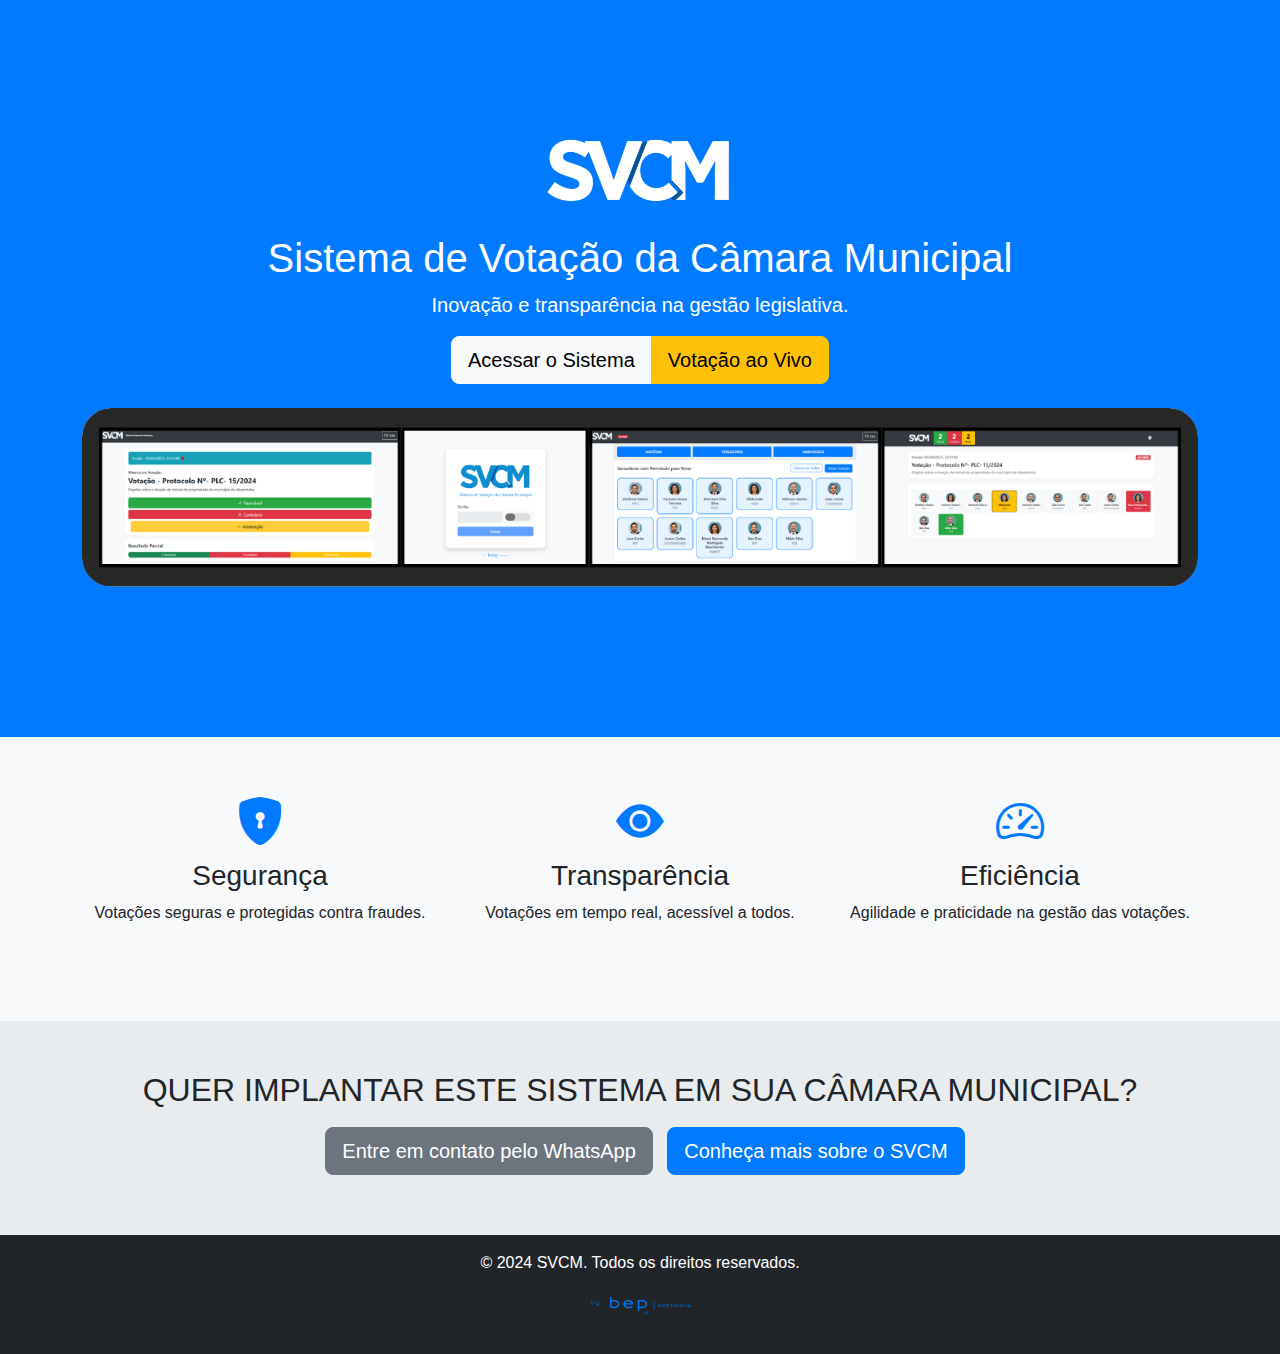
<file: index.html>
<!DOCTYPE html>
<html lang="pt-BR">

<head>
    <meta charset="UTF-8">
    <meta name="viewport" content="width=device-width, initial-scale=1.0">
    <title>SVCM - Sistema de Votação da Câmara Municipal</title>

    <meta http-equiv="cache-control" content="no-cache, no-store, must-revalidate">
    <meta http-equiv="expires" content="0">
    <meta http-equiv="pragma" content="no-cache">

    <meta name="description" content="SVCM: Sistema de Votação da Câmara Municipal, desenvolvido pela BEP (bepkororoti.com). Solução inovadora para votações online, com segurança e transparência.">
    <meta name="keywords" content="SVCM, Sistema de Votação, Câmara Municipal, Votação Online, BEP, bepkororoti.com, Valdemir Vinagre Mendes, Tecnologia, Inovação, Votação Segura, Transparência">
    <meta name="author" content="Valdemir Vinagre Mendes">
    <meta property="og:title" content="SVCM - Sistema de Votação da Câmara Municipal">
    <meta property="og:description" content="SVCM: Sistema de Votação da Câmara Municipal, desenvolvido pela BEP (bepkororoti.com). Votação online segura e transparente.">
    <meta property="og:type" content="website">
    <meta property="og:url" content="https://svcm.peconha.com">
    <meta property="og:image" content="https://svcm.peconha.com/img/logo-svcm.png">
    <meta property="og:site_name" content="SVCM">

    <link rel="icon" href="img/favicon.ico">

    <link href="https://cdn.jsdelivr.net/npm/bootstrap@5.3.2/dist/css/bootstrap.min.css" rel="stylesheet">
    <link rel="stylesheet" href="https://cdn.jsdelivr.net/npm/bootstrap-icons@1.11.1/font/bootstrap-icons.css">
    <link rel="stylesheet" href="styles.css">
    <style>
        body {
            background-color: #f8f9fa;
        }

        .hero {
            background-color: var(--primary-color);
            color: white;
            padding: 130px 0;
            text-align: center;
        }

        .features {
            padding: 50px 0;
        }

        .feature-item {
            text-align: center;
            margin-bottom: 30px;
        }

        .feature-item i {
            font-size: 48px;
            color: #007bff;
            margin-bottom: 20px;
        }

        .cta {
            background-color: #e9ecef;
            padding: 50px 0;
            text-align: center;
        }

        .cta-btn {
            margin: 10px;
        }
    </style>
</head>

<body>
    <div class="hero">
        <div class="container">
            <img src="img/logo_svcm.png" alt="SVCM Logo" class="img-fluid mb-4" style="max-width: 200px;">
            <h1>Sistema de Votação da Câmara Municipal</h1>
            <p class="lead">Inovação e transparência na gestão legislativa.</p>

            <div class="btn-group">
                <a href="login.html" class="btn btn-light btn-lg">Acessar o Sistema</a>
                <a href="aovivo.html" class="btn btn-warning btn-lg">Votação ao Vivo</a>
            </div>
            <p>
                <img src="img/vote.png" alt="SVCM" class="img-fluid mt-4">
            </p>
        </div>
    </div>

    <div class="features">
        <div class="container">
            <div class="row">
                <div class="col-md-4 feature-item">
                    <i class="bi bi-shield-lock-fill"></i>
                    <h3>Segurança</h3>
                    <p>Votações seguras e protegidas contra fraudes.</p>
                </div>
                <div class="col-md-4 feature-item">
                    <i class="bi bi-eye-fill"></i>
                    <h3>Transparência</h3>
                    <p>Votações em tempo real, acessível a todos.</p>
                </div>
                <div class="col-md-4 feature-item">
                    <i class="bi bi-speedometer2"></i>
                    <h3>Eficiência</h3>
                    <p>Agilidade e praticidade na gestão das votações.</p>
                </div>
            </div>
        </div>
    </div>



    <div class="cta">
        <div class="container">
            <h2>QUER IMPLANTAR ESTE SISTEMA EM SUA CÂMARA MUNICIPAL?</h2>

            <a href="https://wa.me/94999695877" class="btn btn-secondary btn-lg cta-btn" target="_blank">Entre em
                contato pelo WhatsApp</a>

            <button type="button" class="btn btn-primary btn-lg" data-bs-toggle="modal" data-bs-target="#svcmModal">
                Conheça mais sobre o SVCM
            </button>
        </div>
    </div>

    <footer class="bg-dark text-white text-center py-3">
        <p>&copy; 2024 SVCM. Todos os direitos reservados.</p>

        <a href="http://bepkororoti.com">
            <p class="text-center"><img src="img/bepT.png" width="110" class="img-fluid" alt="BEP"></p>
        </a>
    </footer>

    <div class="modal fade" id="svcmModal" tabindex="-1" aria-labelledby="svcmModalLabel" aria-hidden="true">
        <div class="modal-dialog modal-lg">
            <div class="modal-content">
                <div class="modal-header">
                    <h5 class="modal-title" id="svcmModalLabel"></h5>
                    <button type="button" class="btn-close" data-bs-dismiss="modal" aria-label="Fechar"></button>
                </div>
                <div class="modal-body">
                    <h2>Apresentação do Sistema de Votação da Câmara Municipal (SVCM) - Uma Solução Direta e Eficiente
                    </h2>
                    <p>Prezados representantes da Câmara Municipal,</p>
                    <p>Apresento o Sistema de Votação da Câmara Municipal (SVCM), uma ferramenta projetada para
                        simplificar e agilizar o processo de votação em sua instituição. Reconhecemos que nem todas as
                        câmaras municipais necessitam de sistemas complexos e repletos de funcionalidades. O SVCM foi
                        desenvolvido com foco na praticidade e na eficiência, atendendo às necessidades básicas de
                        votação de forma direta e intuitiva.</p>
                    <p><strong>Recursos Essenciais:</strong></p>
                    <ul>
                        <li><strong>Login e Registro Simplificados:</strong>
                            <ul>
                                <li>Acesso seguro para vereadores, com um processo de login direto e sem complicações.
                                </li>
                                <li>Registro de novos vereadores de forma rápida e eficiente, garantindo a organização e
                                    a integridade dos dados.</li>
                            </ul>
                        </li>
                        <li><strong>Criação e Gerenciamento de Votações Essenciais:</strong>
                            <ul>
                                <li>Criação de votações com as informações básicas necessárias, como pauta, opções de
                                    voto e prazo.</li>
                                <li>Gerenciamento simplificado das votações, permitindo edição e acompanhamento do
                                    status.</li>
                            </ul>
                        </li>
                        <li><strong>Gerenciamento de Vereadores Direto:</strong>
                            <ul>
                                <li>Cadastro e gerenciamento dos vereadores, com informações essenciais para a votação.
                                </li>
                                <li>Controle de acesso básico para garantir a participação apenas de vereadores
                                    autorizados.</li>
                            </ul>
                        </li>
                        <li><strong>Área de Votação Intuitiva:</strong>
                            <ul>
                                <li>Área de votação de fácil navegação, permitindo que os vereadores votem de forma
                                    rápida e segura.</li>
                                <li>Registro eletrônico dos votos, eliminando a necessidade de votação manual e
                                    agilizando o processo.</li>
                            </ul>
                        </li>
                        <li><strong>Página de Votação Pública e Acessível:</strong>
                            <ul>
                                <li>Página pública com informações básicas sobre as votações em andamento, permitindo o
                                    acompanhamento pela população.</li>
                                <li>Foco na transparência e na acessibilidade das informações.</li>
                            </ul>
                        </li>
                        <li><strong>Sistema de Checagem de Conexão com a Internet:</strong>
                            <ul>
                                <li>Verificação constante da conexão com a internet, garantindo a estabilidade da
                                    votação.</li>
                                <li>Notificação em caso de perda de conexão, evitando interrupções e garantindo a
                                    integridade dos dados.</li>
                            </ul>
                        </li>
                        <li><strong>Atualização de Dados Eficiente:</strong>
                            <ul>
                                <li>Atualização dos dados em tempo real, sem a necessidade de recarregar a página,
                                    proporcionando uma experiência fluida para os usuários.</li>
                            </ul>
                        </li>
                        <li><strong>Infraestrutura Segura e Confiável:</strong>
                            <ul>
                                <li>Servidor web com banco de dados e certificado SSL, garantindo a segurança dos dados
                                    e a disponibilidade do sistema.</li>
                            </ul>
                        </li>
                    </ul>
                    <p><strong>Benefícios do SVCM:</strong></p>
                    <ul>
                        <li><strong>Simplicidade:</strong> O sistema é fácil de usar e não requer treinamento extensivo.
                        </li>
                        <li><strong>Eficiência:</strong> O SVCM atende às necessidades básicas de votação de forma
                            direta e rápida.</li>
                        <li><strong>Custo-benefício:</strong> O sistema oferece uma solução eficiente a um custo
                            acessível.</li>
                        <li><strong>Transparência:</strong> A página pública permite que a população acompanhe as
                            votações, promovendo a transparência.</li>
                    </ul>
                    <p><strong>Conclusão:</strong></p>
                    <p>O Sistema de Votação da Câmara Municipal (SVCM) é a solução ideal para câmaras municipais que
                        buscam um sistema de votação simples, eficiente e com bom custo-benefício. Com seus recursos
                        essenciais e interface intuitiva, o SVCM otimiza o processo de votação, promovendo a
                        transparência e a agilidade nas sessões.</p>
                    <p>Agradecemos a atenção e nos colocamos à disposição para apresentar o SVCM em detalhes e responder
                        a todas as suas perguntas.</p>
                    <p><strong>Contato:</strong> <a href="https://wa.me/94999695877" target="_blank">Entre em
                            contato pelo WhatsApp</a></p>

                    <p>
                        <img src="img/vote.png" alt="SVCM" class="img-fluid mt-4">
                    </p>
                </div>
                <div class="modal-footer">
                    <button type="button" class="btn btn-secondary" data-bs-dismiss="modal">Fechar</button>
                </div>
            </div>
        </div>
    </div>

    <script src="https://cdn.jsdelivr.net/npm/bootstrap@5.3.2/dist/js/bootstrap.bundle.min.js"></script>
</body>

</html>
</file>
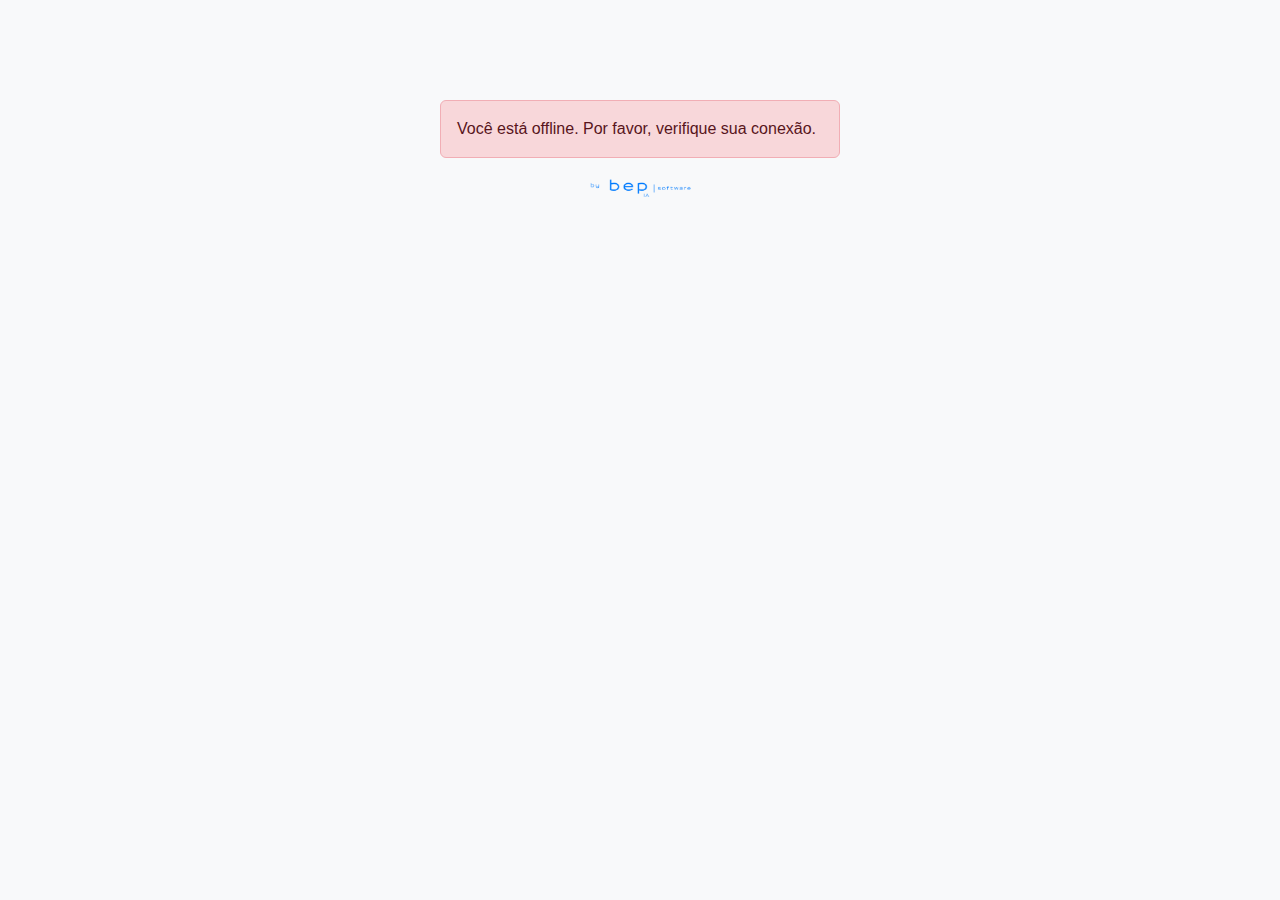
<file: admin.html>
<!DOCTYPE html>
<html lang="pt-BR">

<head>
    <meta charset="UTF-8">
    <meta name="viewport" content="width=device-width, initial-scale=1.0">
    <title>Administração - SVCM</title>

    <meta http-equiv="cache-control" content="no-cache, no-store, must-revalidate">
    <meta http-equiv="expires" content="0">
    <meta http-equiv="pragma" content="no-cache">

    <meta name="description"
        content="SVCM: Sistema de Votação da Câmara Municipal, desenvolvido pela BEP (bepkororoti.com). Solução inovadora para votações online, com segurança e transparência.">
    <meta name="keywords"
        content="SVCM, Sistema de Votação, Câmara Municipal, Votação Online, BEP, bepkororoti.com, Valdemir Vinagre Mendes, Tecnologia, Inovação, Votação Segura, Transparência">
    <meta name="author" content="Valdemir Vinagre Mendes">
    <meta property="og:title" content="SVCM - Sistema de Votação da Câmara Municipal">
    <meta property="og:description"
        content="SVCM: Sistema de Votação da Câmara Municipal, desenvolvido pela BEP (bepkororoti.com). Votação online segura e transparente.">
    <meta property="og:type" content="website">
    <meta property="og:url" content="https://svcm.peconha.com">
    <meta property="og:image" content="https://svcm.peconha.com/img/logo-svcm.png">
    <meta property="og:site_name" content="SVCM">

    <link rel="icon" href="img/favicon.ico">
    <link href="https://cdn.jsdelivr.net/npm/bootstrap@5.3.2/dist/css/bootstrap.min.css" rel="stylesheet">
    <link rel="stylesheet" href="https://cdn.jsdelivr.net/npm/bootstrap-icons@1.11.1/font/bootstrap-icons.css">
    <link rel="stylesheet" href="styles.css?sdf=sd23fs">
    <script>
        window.global = window;
        window.adminFuncs = {}; // Namespace for functions called by onclick
    </script>
    <script src="https://cdn.jsdelivr.net/npm/bootstrap@5.3.2/dist/js/bootstrap.bundle.min.js"></script>
    <script type="importmap">
        {
            "imports": {
                "bootstrap": "https://cdn.jsdelivr.net/npm/bootstrap@5.3.2/dist/js/bootstrap.bundle.min.js",
                "./js/auth.js": "./js/auth.js",
                "./js/admin.js": "./js/admin.js",
                "config.js": "./config.js"
            }
        }
    </script>
    <style>
        .vereador-select-card {
            cursor: pointer;
            transition: all 0.2s;
        }

        .vereador-select-card.selected {
            border: 2px solid var(--primary-color);
            background-color: rgba(0, 123, 255, 0.1);
        }

        .session-actions {
            display: flex;
            gap: 10px;
        }

        .session-actions .btn {
            padding: 0.2rem 0.4rem;
            font-size: 0.8rem;
        }

        .vereador-actions {
            display: flex;
            gap: 5px;
            align-items: center;
            justify-content: center;
        }

        .status-badge {
            font-size: 0.8rem;
            padding: 0.25rem 0.5rem;
        }

        /* Styles for vote counts in the sessions table */
        .vote-count-cell {
            display: flex;
            gap: 5px;
            align-items: center;
            justify-content: flex-start;
            /* Align to the start of the cell */
        }

        .vote-count-badge {
            font-size: 0.75rem;
            /* Smaller font size */
            padding: 0.2em 0.4em;
            /* Smaller padding */
            border-radius: 0.2rem;
            color: white;
            min-width: 25px;
            /* Minimum width for consistency */
            text-align: center;
            font-weight: bold;
        }

        .vote-count-badge.bg-success {
            background-color: var(--success-color);
        }

        .vote-count-badge.bg-danger {
            background-color: var(--danger-color);
        }

        .vote-count-badge.bg-warning {
            background-color: var(--warning-color);
            color: black;
        }

        .vereador-actions button {
            margin-right: 5px;
        }

        .table-responsive {
            max-height: 440px;
            /* Ajuste este valor conforme necessário */
            overflow-y: auto;
        }

        .modern-menu {
            background-color: #e9ecef;
            border-radius: 8px;
            box-shadow: 0 2px 4px rgba(0, 0, 0, 0.1);
            padding: 10px;
            display: flex;
            justify-content: center;
            flex-wrap: wrap;
            width: 100%;
            /* Permite que os botões quebrem para a próxima linha */
        }

        .modern-menu .btn {
            background-color: #0056b3;
            border: none;
            color: white;
            font-weight: 600;
            padding: 12px 20px;
            border-radius: 6px;
            transition: background-color 0.3s ease, box-shadow 0.3s ease;
            margin: 5px;
            width: 100%;
            /* Adiciona margem para espaçamento entre os botões */
        }

        .modern-menu .btn:hover,
        .modern-menu .btn:focus {
            background-color: #007bff;
            box-shadow: 0 4px 8px rgba(0, 0, 0, 0.2);
        }

        .modern-menu .btn.active {
            background-color: #0056b3;
            box-shadow: 0 4px 8px rgba(0, 0, 0, 0.2);
        }

        /* Estilos para telas menores (celulares) */
        @media (max-width: 576px) {
            .modern-menu {
                flex-direction: column;
                /* Empilha os botões verticalmente */
                align-items: center;
                /* Centraliza os botões verticalmente */
            }

            .modern-menu .btn {
                width: 100%;
                /* Botões ocupam a largura total */
                margin: 5px 0;
                /* Ajusta a margem para espaçamento vertical */
            }
        }

        .btn-ajuda {
            position: inherit;
            bottom: 20px;
            right: 20px;
            z-index: 1000;
            width: 33px;
            /* Largura desejada */
            height: 33px;
            /* Altura desejada (para manter circular) */
            padding: 0;
            /* Remove o padding padrão do botão */
            display: flex;
            justify-content: center;
            /* Centraliza o ícone horizontalmente */
            align-items: center;
            /* Centraliza o ícone verticalmente */
            font-size: 1.5rem;
            /* Tamanho do ícone */
            border-width: 0px;
            /* Adiciona uma borda fina */
        }

        /* LOADING */
        @keyframes escreverPontos {
            0% {
                content: "";
            }

            33% {
                content: ".";
            }

            66% {
                content: "..";
            }

            100% {
                content: "...";
            }
        }

        #loading-container {
            display: flex;
            justify-content: center;
            align-items: center;
            height: 100vh;
            /* Opcional: para ocupar a tela inteira */
            width: 100%;
            font-size: 1.5em;
        }

        #loading-container::after {
            content: "";
            display: inline-block;
            /* Para que a largura seja respeitada */
            width: 1.5em;
            /* Espaço para os três pontos */
            text-align: left;
            /* Alinha os pontos à esquerda dentro do espaço */
            overflow: hidden;
            /* Esconde o que ultrapassa a largura */
            animation: escreverPontos 1.5s infinite steps(3, end);
        }

        .conteudo-principal-escondido {
            display: none !important;
        }

        /* Estilos para telas menores */
        .btn-group-vertical.btn-group-xs>.btn.btn-outline-light {
            /* Usando .btn-group-xs como sugestão de nome */
            padding: 0.1rem 0.25rem !important;
            /* Reduzindo ainda mais o padding */
            font-size: 0.6rem !important;
            /* Diminuindo ainda mais o tamanho da fonte */
            border-radius: 0.1rem !important;
            /* Reduzindo o border-radius proporcionalmente */
        }
    </style>
</head>

<body class="bg-light">
    <script type="module">
        import { checkAdminAuth, logout } from './js/auth.js';
        checkAdminAuth();
        window.logout = logout;

        // Initialize Bootstrap Modals and setup event listener
        document.addEventListener('DOMContentLoaded', () => {
            const newSessionModalElement = document.getElementById('newSessionModal');
            new bootstrap.Modal(newSessionModalElement); // Initialize new session modal

            // Add event listener for when the new session modal is about to be shown
            newSessionModalElement.addEventListener('show.bs.modal', function (event) {
                const now = new Date();
                const timezoneOffset = now.getTimezoneOffset() * 60000; // offset in milliseconds
                const localISOTime = (new Date(now - timezoneOffset)).toISOString().slice(0, 16);
                const dateTimeInput = newSessionModalElement.querySelector('input[name="session_datetime"]');
                if (dateTimeInput) {
                    dateTimeInput.value = localISOTime;
                }
            });

            // Initialize Edit Vereador Modal
            const editVereadorModalElement = document.getElementById('editVereadorModal');
            if (editVereadorModalElement) {
                new bootstrap.Modal(editVereadorModalElement);
            }
        });
    </script>

    <div id="loading-container">
        Carregando
    </div>

    <div id="offline-message" class="alert alert-danger d-none" role="alert">
        Você está offline. Por favor, verifique sua conexão.
    </div>

    <nav id="content0" class="navbar navbar-expand-lg navbar-dark" style="background-color: var(--dark-color);">
        <div class="container-fluid d-flex align-items-center">
            <a class="navbar-brand d-inline-flex align-items-center" href="/" style="width: fit-content;">
                <img src="img/logo_svcm.png" class="img-fluid" width="100" alt="SVCM">
            </a>

            <div class="btn-group-vertical btn-group-xs">
                <a id="publicViewBtn" href="aovivo.html" target="_blank" type="button" class="btn btn-outline-light">AO VIVO</a>
                <button type="button" class="btn btn-outline-light" data-bs-toggle="modal"
                    data-bs-target="#modalAjuda">AJUDA</button>
            </div>

            <button class="btn btn-outline-light ms-auto" onclick="logout()">
                <i class="bi bi-box-arrow-right"></i> Sair
            </button>
        </div>
    </nav>

    <div class="container conteudo-principal-escondido" id="content">
        <div class="row"><!-- conteiner e row -->

            <div class="col-12 text-center">
                <div class="btn-group modern-menu" role="group" aria-label="Menu Colapsos">
                    <button class="btn" type="button" data-bs-toggle="collapse" data-bs-target="#collapseOne"
                        aria-expanded="true" aria-controls="collapseOne">
                        SESSÕES
                    </button>
                    <button class="btn ms-1" type="button" data-bs-toggle="collapse" data-bs-target="#collapseTwo"
                        aria-expanded="false" aria-controls="collapseTwo">
                        VEREADORES
                    </button>
                    <button class="btn ms-1" type="button" data-bs-toggle="collapse" data-bs-target="#collapseThree"
                        aria-expanded="false" aria-controls="collapseThree">
                        HABILITADOS
                    </button>
                </div>
            </div>

            <div class="col-12 mb-4"><!-- col -->

                <div id="collapseOne" class="collapse show" aria-labelledby="headingOne" data-bs-parent=".row">
                    <!-- collapse 1 -->

                    <div class="card shadow-sm">
                        <div class="card-body">
                            <div class="d-flex justify-content-between align-items-center mb-4">
                                <h5 class="card-title mb-0">Sessões para Votação</h5>
                                <button class="btn btn-primary" data-bs-toggle="modal"
                                    data-bs-target="#newSessionModal">
                                    <i class="bi bi-plus-lg"></i> Nova Sessão
                                </button>
                            </div>
                            <div id="sessionsError" class="alert alert-warning d-none"></div>
                            <div class="table-responsive">
                                <table class="table">
                                    <thead>
                                        <tr>
                                            <th>Data/Hora</th>
                                            <th>Título</th>
                                            <th>Status</th>
                                            <th>Resultados</th>
                                            <th>Ações</th>
                                        </tr>
                                    </thead>
                                    <tbody id="sessionsList">
                                        <!-- Populated by JS -->
                                    </tbody>
                                </table>
                            </div>
                        </div>
                    </div>
                </div><!-- collapse 1 -->

                <div id="collapseTwo" class="collapse" aria-labelledby="headingTwo" data-bs-parent=".row">
                    <!-- collapse 2 -->
                    <div class="card shadow-sm">
                        <div class="card-body">

                            <h5 class="card-title mb-4">Cadastro de Vereadores</h5>
                            <div id="registerError" class="alert alert-danger d-none mb-3"></div>
                            <div id="registerSuccess" class="alert alert-success d-none mb-3"></div>
                            <form id="registerForm">
                                <div class="mb-3">
                                    <label for="nome" class="form-label">Nome Completo</label>
                                    <input type="text" class="form-control" id="nome" required>
                                </div>
                                <div class="mb-3">
                                    <label for="partido" class="form-label">Partido</label>
                                    <select class="form-select" id="partido" required>
                                        <option value="" disabled selected>Selecione um partido</option>
                                        <option value="AGIR">AGIR</option>
                                        <option value="AVANTE">AVANTE</option>
                                        <option value="CIDADANIA">CIDADANIA</option>
                                        <option value="DC">DC (Democracia Cristã)</option>
                                        <option value="MDB">MDB</option>
                                        <option value="MOBILIZA">MOBILIZA</option>
                                        <option value="NOVO">NOVO</option>
                                        <option value="PCB">PCB</option>
                                        <option value="PCO">PCO</option>
                                        <option value="PDT">PDT</option>
                                        <option value="PL">PL</option>
                                        <option value="PMB">PMB</option>
                                        <option value="PMN">PMN</option>
                                        <option value="PODE">PODE</option>
                                        <option value="PP">PP (Progressistas)</option>
                                        <option value="PRD">PRD</option>
                                        <option value="PRTB">PRTB</option>
                                        <option value="PSB">PSB</option>
                                        <option value="PSD">PSD</option>
                                        <option value="PSDB">PSDB</option>
                                        <option value="PSOL">PSOL</option>
                                        <option value="PSTU">PSTU</option>
                                        <option value="PT">PT</option>
                                        <option value="PV">PV</option>
                                        <option value="REDE">REDE</option>
                                        <option value="REPUBLICANOS">REPUBLICANOS</option>
                                        <option value="SOLIDARIEDADE">SOLIDARIEDADE</option>
                                        <option value="UNIÃO">UNIÃO Brasil</option>
                                        <option value="UP">UP</option>
                                        <!-- Add other parties as needed -->
                                    </select>
                                </div>
                                <div class="mb-3">
                                    <label for="senha" class="form-label">Senha (6 dígitos)</label>
                                    <input type="text" class="form-control" id="senha" pattern="[0-9]{6}"
                                        title="Digite exatamente 6 dígitos" required>
                                </div>
                                <div class="mb-3">
                                    <label for="foto" class="form-label">Foto</label>
                                    <input type="file" class="form-control" id="foto" accept="image/*">
                                </div>
                                <button type="submit" class="btn btn-primary">Cadastrar Vereador</button>
                            </form>
                        </div>
                    </div>

                    <div class="card shadow-sm mt-4">
                        <div class="card-body">
                            <h5 class="card-title mb-4">Vereadores Cadastrados</h5>
                            <div class="table-responsive">
                                <table class="table table-hover">
                                    <thead>
                                        <tr>
                                            <th>Foto</th>
                                            <th>Nome</th>
                                            <th>Partido</th>
                                            <th>Ações</th>
                                        </tr>
                                    </thead>
                                    <tbody id="vereadorList">
                                        <!-- Populated by JS - Actions will be updated -->
                                    </tbody>
                                </table>
                            </div>
                        </div>
                    </div>
                </div><!-- collapse 2 -->

                <div id="collapseThree" class="collapse" aria-labelledby="headingThree" data-bs-parent=".row">
                    <!-- collapse 3 -->

                    <div class="card shadow-sm">
                        <div class="card-body">
                            <div class="d-flex justify-content-between align-items-center mb-4">
                                <h5 class="card-title mb-0">Vereadores com Permissão para Votar</h5>
                                <div>
                                    <button class="btn btn-outline-primary me-2 mb-1" id="selectAllBtn">Selecionar
                                        Todos</button>
                                    <button class="btn btn-primary" id="saveParticipantsBtn">Salvar Seleção</button>
                                </div>
                            </div>
                            <div id="participantsError" class="alert alert-danger d-none"></div>
                            <div id="participantsSuccess" class="alert alert-success d-none"></div>
                            <div class="row row-cols-2 row-cols-md-4 row-cols-lg-6 g-3" id="vereadoresSelectGrid">
                                <!-- Populated by JS -->
                            </div>
                        </div>
                    </div>
                </div><!-- collapse 3 -->

            </div><!-- col -->

            <p><br></p>
            <a href="http://bepkororoti.com">
                <p class="text-center"><img src="img/bep.png" width="110" class="img-fluid" alt="BEP"></p>
            </a>
        </div><!-- conteiner e row -->
    </div>

    <div class="modal fade" id="newSessionModal" tabindex="-1">
        <div class="modal-dialog">
            <div class="modal-content">
                <div class="modal-header">
                    <h5 class="modal-title">Nova Matéria para Votação</h5>
                    <button type="button" class="btn-close" data-bs-dismiss="modal"></button>
                </div>
                <div class="modal-body">
                    <div id="newSessionError" class="alert alert-danger d-none"></div>
                    <form id="newSessionForm">
                        <div class="mb-3">
                            <label class="form-label">Data e Hora</label>
                            <input type="datetime-local" class="form-control" name="session_datetime" required>
                        </div>
                        <div class="mb-3">
                            <label class="form-label">Título</label>
                            <input type="text" class="form-control" name="title" required>
                        </div>
                        <div class="mb-3">
                            <label class="form-label">Descrição (opcional)</label>
                            <textarea class="form-control" name="description" rows="3"></textarea>
                        </div>
                    </form>
                </div>
                <div class="modal-footer">
                    <button type="button" class="btn btn-secondary" data-bs-dismiss="modal">Cancelar</button>
                    <button type="button" class="btn btn-primary" id="saveSessionBtn">Salvar</button>
                </div>
            </div>
        </div>
    </div>

    <!-- Edit Vereador Modal -->
    <div class="modal fade" id="editVereadorModal" tabindex="-1">
        <div class="modal-dialog">
            <div class="modal-content">
                <div class="modal-header">
                    <h5 class="modal-title">Editar Vereador</h5>
                    <button type="button" class="btn-close" data-bs-dismiss="modal"></button>
                </div>
                <div class="modal-body">
                    <div id="editError" class="alert alert-danger d-none"></div>
                    <form id="editVereadorForm">
                        <input type="hidden" id="editVereadorId">
                        <div class="mb-3 text-center">
                            <img id="editFotoPreview" src="img/avatar.jpg" class="rounded-circle mb-2" width="100"
                                height="100" alt="Foto Atual">
                        </div>
                        <div class="mb-3">
                            <label for="editNome" class="form-label">Nome Completo</label>
                            <input type="text" class="form-control" id="editNome" required>
                        </div>
                        <div class="mb-3">
                            <label for="editPartido" class="form-label">Partido</label>
                            <select class="form-select" id="editPartido" required>
                                <option value="" disabled>Selecione um partido</option>
                                <option value="AGIR">AGIR</option>
                                <option value="AVANTE">AVANTE</option>
                                <option value="CIDADANIA">CIDADANIA</option>
                                <option value="DC">DC (Democracia Cristã)</option>
                                <option value="MDB">MDB</option>
                                <option value="MOBILIZA">MOBILIZA</option>
                                <option value="NOVO">NOVO</option>
                                <option value="PCB">PCB</option>
                                <option value="PCO">PCO</option>
                                <option value="PDT">PDT</option>
                                <option value="PL">PL</option>
                                <option value="PMB">PMB</option>
                                <option value="PMN">PMN</option>
                                <option value="PODE">PODE</option>
                                <option value="PP">PP (Progressistas)</option>
                                <option value="PRD">PRD</option>
                                <option value="PRTB">PRTB</option>
                                <option value="PSB">PSB</option>
                                <option value="PSD">PSD</option>
                                <option value="PSDB">PSDB</option>
                                <option value="PSOL">PSOL</option>
                                <option value="PSTU">PSTU</option>
                                <option value="PT">PT</option>
                                <option value="PV">PV</option>
                                <option value="REDE">REDE</option>
                                <option value="REPUBLICANOS">REPUBLICANOS</option>
                                <option value="SOLIDARIEDADE">SOLIDARIEDADE</option>
                                <option value="UNIÃO">UNIÃO Brasil</option>
                                <option value="UP">UP</option>
                                <!-- Add other parties as needed -->
                            </select>
                        </div>
                        <div class="mb-3">
                            <label for="editSenha" class="form-label">Nova Senha (6 dígitos, opcional)</label>
                            <input type="text" class="form-control" id="editSenha" pattern="[0-9]{6}"
                                title="Digite exatamente 6 dígitos numéricos se desejar alterar a senha.">
                        </div>
                        <div class="mb-3">
                            <label for="editFoto" class="form-label">Nova Foto (Opcional)</label>
                            <input type="file" class="form-control" id="editFoto" accept="image/*">
                        </div>
                    </form>
                </div>
                <div class="modal-footer">
                    <button type="button" class="btn btn-secondary" data-bs-dismiss="modal">Cancelar</button>
                    <button type="button" class="btn btn-primary" id="saveVereadorChangesBtn">Salvar Alterações</button>
                </div>
            </div>
        </div>
    </div>

    <!-- The Modal -->
    <div class="modal" id="modalAjuda">
        <div class="modal-dialog modal-fullscreen">
            <div class="modal-content">

                <!-- Modal Header -->
                <div class="modal-header">
                    <h4 class="modal-title">Modal Heading</h4>
                    <button type="button" class="btn-close" data-bs-dismiss="modal"></button>
                </div>

                <!-- Modal body -->
                <div class="modal-body">
                    <nav id="content0" class="navbar navbar-expand-lg navbar-dark fixed-top search-container"
                        style="background-color: var(--dark-color);">
                        <div class="container-fluid">
                            <span class="navbar-brand d-flex align-items-center" href="/">
                                <button type="button" class="btn btn-danger" data-bs-dismiss="modal">VOLTAR</button>
                            </span>

                            <input type="text" id="searchInput"
                                placeholder="Buscar na ajuda... (Ex: 'como votar', 'cadastro', etc)"
                                class="form-control">
                        </div>
                    </nav>

                    <div class="container my-2">

                        <div class="table-of-contents">
                            <h5>Índice</h5>
                            <ul>
                                <li><a href="#login">1. Página de Login</a></li>
                                <li><a href="#votacao">2. Página de Votação (Principal)</a></li>
                                <li><a href="#admin">3. Painel Administrativo</a></li>
                                <li><a href="#aovivo">4. Acompanhamento ao Vivo</a></li>
                                <li><a href="#resultados">5. Resultados das Votações</a></li>
                            </ul>
                        </div>

                        <div id="login" class="topic-section">
                            <h4>1. Página de Login</h4>
                            <div class="subtopic">
                                <h5>Como Acessar o Sistema</h5>
                                <p>Para acessar o SVCM (Sistema de Votação da Câmara Municipal), siga estas orientações:
                                </p>
                                <ul>
                                    <li>Digite sua senha numérica pessoal de 6 dígitos no campo indicado (cada vereador
                                        tem sua própria senha)</li>
                                    <li>Verifique se digitou corretamente os números, pois a senha é sensível e deve ser
                                        exata</li>
                                    <li>Clique no botão "Entrar" ou pressione a tecla Enter para submeter</li>
                                    <li>Se a senha estiver correta, você será automaticamente redirecionado para sua
                                        área específica</li>
                                    <li>Em caso de erro na senha, uma mensagem vermelha aparecerá indicando o problema
                                    </li>
                                </ul>
                                <p class="alert alert-info">
                                    <i class="bi bi-info-circle-fill"></i>
                                    Importante: Vereadores e administradores têm senhas diferentes e são direcionados
                                    para áreas diferentes do sistema.
                                    Vereadores vão para a página de votação, enquanto administradores acessam o painel administrativo.
                                </p>
                            </div>
                        </div>

                        <div id="votacao" class="topic-section">
                            <h4>2. Página de Votação (Principal)</h4>
                            <div class="subtopic">
                                <h5>Como Participar da Votação</h5>
                                <p>Na página principal de votação, você encontrará:</p>
                                <ul>
                                    <li>Cabeçalho com informações completas da sessão atual, incluindo data, hora e
                                        título</li>
                                    <li>Descrição detalhada do projeto ou matéria em votação</li>
                                    <li>Três botões grandes para registrar seu voto:
                                        <ul>
                                            <li><strong style="color: var(--success-color);">Favorável (Verde)</strong>
                                                - Para aprovar a matéria</li>
                                            <li><strong style="color: var(--danger-color);">Contrário
                                                    (Vermelho)</strong> - Para rejeitar a matéria</li>
                                            <li><strong style="color: var(--warning-color);">Abstenção
                                                    (Amarelo)</strong> - Para se abster da votação</li>
                                        </ul>
                                    </li>
                                    <li>Os botões ficam desabilitados quando:
                                        <ul>
                                            <li>Não há sessão ativa no momento</li>
                                            <li>Você não está habilitado para votar na sessão atual</li>
                                            <li>A votação foi encerrada</li>
                                        </ul>
                                    </li>
                                </ul>
                            </div>
                            <div class="subtopic">
                                <h5>Acompanhamento dos Resultados</h5>
                                <p>Durante a votação, você pode monitorar:</p>
                                <ul>
                                    <li>Barra de progresso colorida mostrando a distribuição atual dos votos:
                                        <ul>
                                            <li>Verde: Quantidade de votos favoráveis</li>
                                            <li>Vermelho: Quantidade de votos contrários</li>
                                            <li>Amarelo: Quantidade de abstenções</li>
                                        </ul>
                                    </li>
                                    <li>Contagem numérica específica para cada tipo de voto</li>
                                    <li>Atualização automática dos resultados em tempo real</li>
                                    <li>Seu voto atual ficará destacado no respectivo botão</li>
                                </ul>
                                <p class="alert alert-warning">
                                    <i class="bi bi-exclamation-triangle-fill"></i>
                                    Atenção: É possível mudar seu voto durante a sessão ativa, mas apenas o último voto será contabilizado.
                                </p>
                            </div>
                        </div>

                        <div id="admin" class="topic-section">
                            <h4>3. Painel Administrativo</h4>
                            <div class="subtopic">
                                <h5>Gerenciamento das Votações</h5>
                                <p>No painel de controle de Votação, você tem acesso a diversas funcionalidades:</p>
                                <ul>
                                    <li>Criar nova Votação:
                                        <ul>
                                            <li>Defina data e hora da Votação</li>
                                            <li>Estabeleça um título claro para a matéria</li>
                                            <li>Forneça uma descrição detalhada do que será votado</li>
                                        </ul>
                                    </li>
                                    <li>Controle de Votações existentes:
                                        <ul>
                                            <li>Ativar/desativar Votação individualmente</li>
                                            <li>Redirecionar participantes entre visualização ao vivo e resultados</li>
                                            <li>Zerar contagem de votos quando necessário</li>
                                            <li>Visualizar contagem atual de votos (favoráveis, contrários e abstenções)
                                            </li>
                                            <li>Excluir Votações que não são mais necessárias</li>
                                        </ul>
                                    </li>
                                </ul>
                            </div>
                            <div class="subtopic">
                                <h5>Cadastro e Gerenciamento de Vereadores</h5>
                                <p>Para gerenciar o cadastro dos vereadores:</p>
                                <ul>
                                    <li>Novo cadastro:
                                        <ul>
                                            <li>Preencha o nome completo do vereador</li>
                                            <li>Selecione o partido político na lista fornecida</li>
                                            <li>Defina uma senha numérica de 6 dígitos</li>
                                            <li>Faça upload da foto do vereador (opcional)</li>
                                        </ul>
                                    </li>
                                    <li>Edição de cadastro:
                                        <ul>
                                            <li>Atualize nome, partido ou foto quando necessário</li>
                                            <li>Altere a senha do vereador (opcional)</li>
                                            <li>Visualize a foto atual antes de fazer alterações</li>
                                        </ul>
                                    </li>
                                    <li>Exclusão de cadastro:
                                        <ul>
                                            <li>Remove completamente o vereador do sistema</li>
                                            <li>Exige confirmação para evitar exclusões acidentais</li>
                                            <li>Apaga também o histórico de votos deste vereador</li>
                                        </ul>
                                    </li>
                                </ul>
                            </div>
                            <div class="subtopic">
                                <h5>Controle de Participantes</h5>
                                <p>Para gerenciar quem pode votar em cada sessão:</p>
                                <ul>
                                    <li>Seleção de participantes:
                                        <ul>
                                            <li>Visualize todos os vereadores em cards individuais</li>
                                            <li>Clique nos cards para selecionar/deselecionar vereadores</li>
                                            <li>Use o botão "Selecionar Todos" para agilizar o processo</li>
                                            <li>Cards selecionados ficam destacados visualmente</li>
                                        </ul>
                                    </li>
                                    <li>Confirmação de participantes:
                                        <ul>
                                            <li>Clique em "Salvar Seleção" para confirmar os participantes</li>
                                            <li>Apenas vereadores selecionados poderão votar</li>
                                            <li>A seleção pode ser alterada a qualquer momento</li>
                                        </ul>
                                    </li>
                                </ul>
                            </div>
                        </div>

                        <div id="aovivo" class="topic-section">
                            <h4>4. Acompanhamento ao Vivo</h4>
                            <div class="subtopic">
                                <h5>Visualização em Tempo Real</h5>
                                <p>Na página de acompanhamento ao vivo, você pode:</p>
                                <ul>
                                    <li>Visualizar informações da Votação:
                                        <ul>
                                            <li>Título e descrição completa da matéria em votação</li>
                                            <li>Data e hora da sessão atual</li>
                                            <li>Status de atividade da sessão</li>
                                        </ul>
                                    </li>
                                    <li>Acompanhar votos em tempo real:
                                        <ul>
                                            <li>Cards individuais para cada vereador participante</li>
                                            <li>Mudança de cor do card conforme o voto (verde, vermelho ou amarelo)</li>
                                            <li>Foto e nome do vereador sempre visíveis</li>
                                            <li>Atualização automática sem necessidade de recarregar a página</li>
                                        </ul>
                                    </li>
                                    <li>Monitorar totalizações:
                                        <ul>
                                            <li>Contadores no topo da página para cada tipo de voto</li>
                                            <li>Atualização instantânea dos números</li>
                                            <li>Visualização clara da distribuição dos votos</li>
                                        </ul>
                                    </li>
                                </ul>
                            </div>
                        </div>

                        <div id="resultados" class="topic-section">
                            <h4>5. Resultados das Votações</h4>
                            <div class="subtopic">
                                <h5>Visualização Detalhada dos Resultados</h5>
                                <p>Na página de resultados de uma votação específica, você encontra:</p>
                                <ul>
                                    <li>Informações gerais:
                                        <ul>
                                            <li>Título completo da matéria votada</li>
                                            <li>Data e hora exata da Votação</li>
                                            <li>Descrição detalhada do projeto ou matéria</li>
                                        </ul>
                                    </li>
                                    <li>Resultados numéricos:
                                        <ul>
                                            <li>Boxes coloridos com contagem de cada tipo de voto</li>
                                            <li>Gráfico em pizza mostrando proporções visuais</li>
                                            <li>Percentuais calculados automaticamente</li>
                                        </ul>
                                    </li>
                                    <li>Lista de votantes:
                                        <ul>
                                            <li>Nome e foto de cada vereador participante</li>
                                            <li>Indicador colorido do voto de cada participante</li>
                                            <li>Organização clara e fácil de consultar</li>
                                        </ul>
                                    </li>
                                </ul>
                                <p class="alert alert-info">
                                    <i class="bi bi-info-circle-fill"></i>
                                    Nota: Esta página pode ser acessada diretamente através de um link específico para cada votação, permitindo compartilhar os resultados mesmo após o encerramento da sessão.
                                </p>
                            </div>
                        </div>
                    </div>
                </div>

            </div>
        </div>
    </div>

    <script type="module" src="js/admin.js"></script>
    <script>
        const collapseElements = document.querySelectorAll('.collapse');

        collapseElements.forEach(collapse => {
            collapse.addEventListener('show.bs.collapse', () => {
                collapseElements.forEach(otherCollapse => {
                    if (otherCollapse !== collapse) {
                        const bsCollapse = bootstrap.Collapse.getInstance(otherCollapse);
                        if (bsCollapse) {
                            bsCollapse.hide();
                        }
                    }
                });
            });
        });

        function resetCollapses() {
            collapseElements.forEach((collapse, index) => {
                const bsCollapse = bootstrap.Collapse.getInstance(collapse);
                if (index === 0) {
                    bsCollapse.show();
                } else {
                    bsCollapse.hide();
                }
            });
        }

        function checkConnection() {
            const offlineDiv = document.getElementById('offline-message');
            const contentDiv = document.getElementById('content');
            const contentDiv0 = document.getElementById('content0');

            fetch('https://www.google.com', { mode: 'no-cors' })
                .then(() => {
                    console.log('Online');
                    // Remove a classe 'd-none' para mostrar o conteúdo
                    contentDiv.classList.remove('d-none');
                    contentDiv0.classList.remove('d-none');
                    // Adiciona a classe 'd-none' para ocultar a div offline
                    offlineDiv.classList.add('d-none');
                })
                .catch(() => {
                    console.log('Offline');
                    // Remove a classe 'd-none' para mostrar a div offline
                    offlineDiv.classList.remove('d-none');
                    // Adiciona a classe 'd-none' para ocultar o conteúdo
                    contentDiv.classList.add('d-none');
                    contentDiv0.classList.add('d-none');
                });
        }

        // Verifica a conexão a cada 5 segundos
        setInterval(checkConnection, 5000);

        // Verifica a conexão ao carregar a página
        checkConnection();

        //Busca do "Ajuda"
        document.getElementById('searchInput').addEventListener('input', function(e) {
            const searchText = e.target.value.toLowerCase();
            
            // Remove existing highlights
            document.querySelectorAll('.search-highlight').forEach(el => {
                const parent = el.parentNode;
                parent.replaceChild(document.createTextNode(el.textContent), el);
            });
            
            if (searchText.length < 2) return; // Minimum 2 characters to search
            
            const walker = document.createTreeWalker(
                document.body,
                NodeFilter.SHOW_TEXT,
                null,
                false
            );
            
            let node;
            let found = false;
            
            while (node = walker.nextNode()) {
                const parent = node.parentElement;
                if (parent.tagName === 'SCRIPT' || parent.tagName === 'STYLE') continue;
                
                const content = node.textContent;
                const index = content.toLowerCase().indexOf(searchText);
                
                if (index >= 0) {
                    if (!found) {
                        // First match - scroll to it
                        parent.scrollIntoView({ behavior: 'smooth', block: 'center' });
                        found = true;
                    }
                    
                    const span = document.createElement('span');
                    span.className = 'search-highlight';
                    
                    const before = document.createTextNode(content.substring(0, index));
                    const match = document.createTextNode(content.substring(index, index + searchText.length));
                    const after = document.createTextNode(content.substring(index + searchText.length));
                    
                    span.appendChild(match);
                    const fragment = document.createDocumentFragment();
                    fragment.appendChild(before);
                    fragment.appendChild(span);
                    fragment.appendChild(after);
                    
                    parent.replaceChild(fragment, node);
                }
            }
        });
    </script>

</body>

</html>
</file>
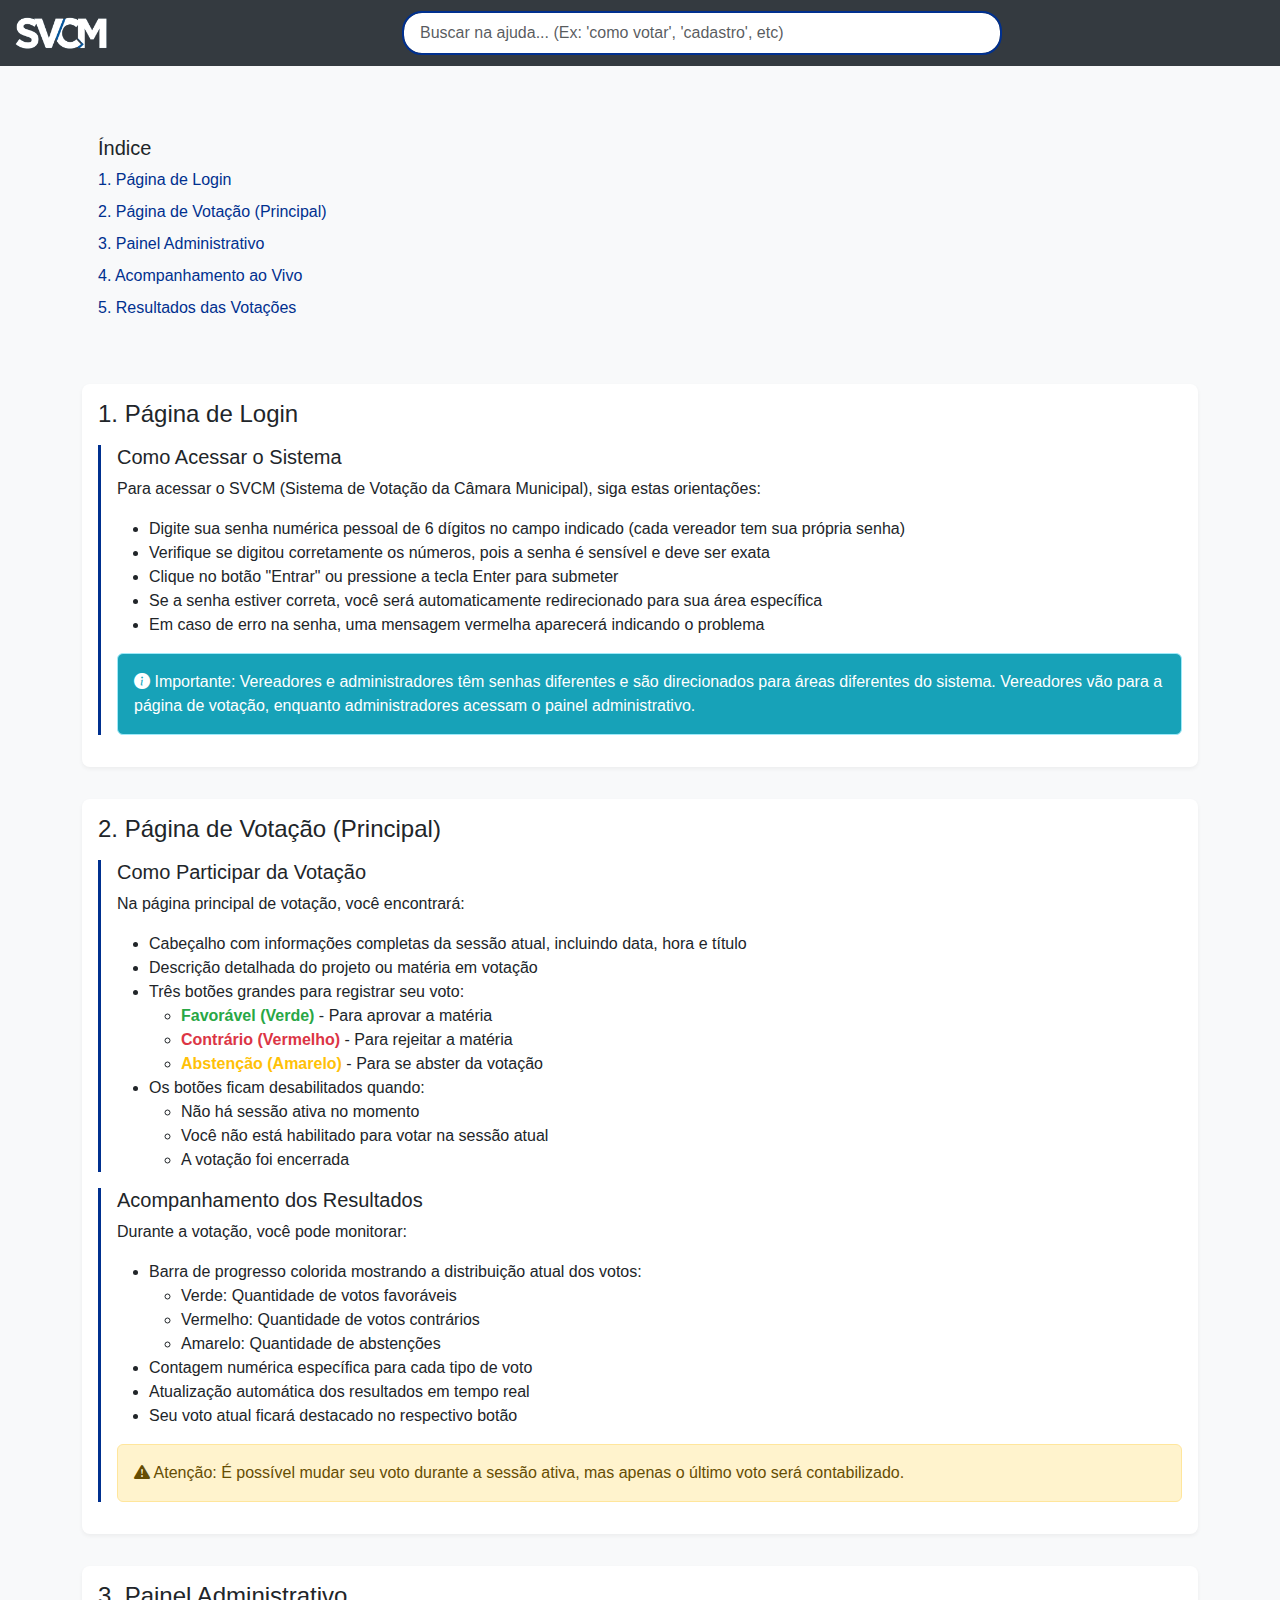
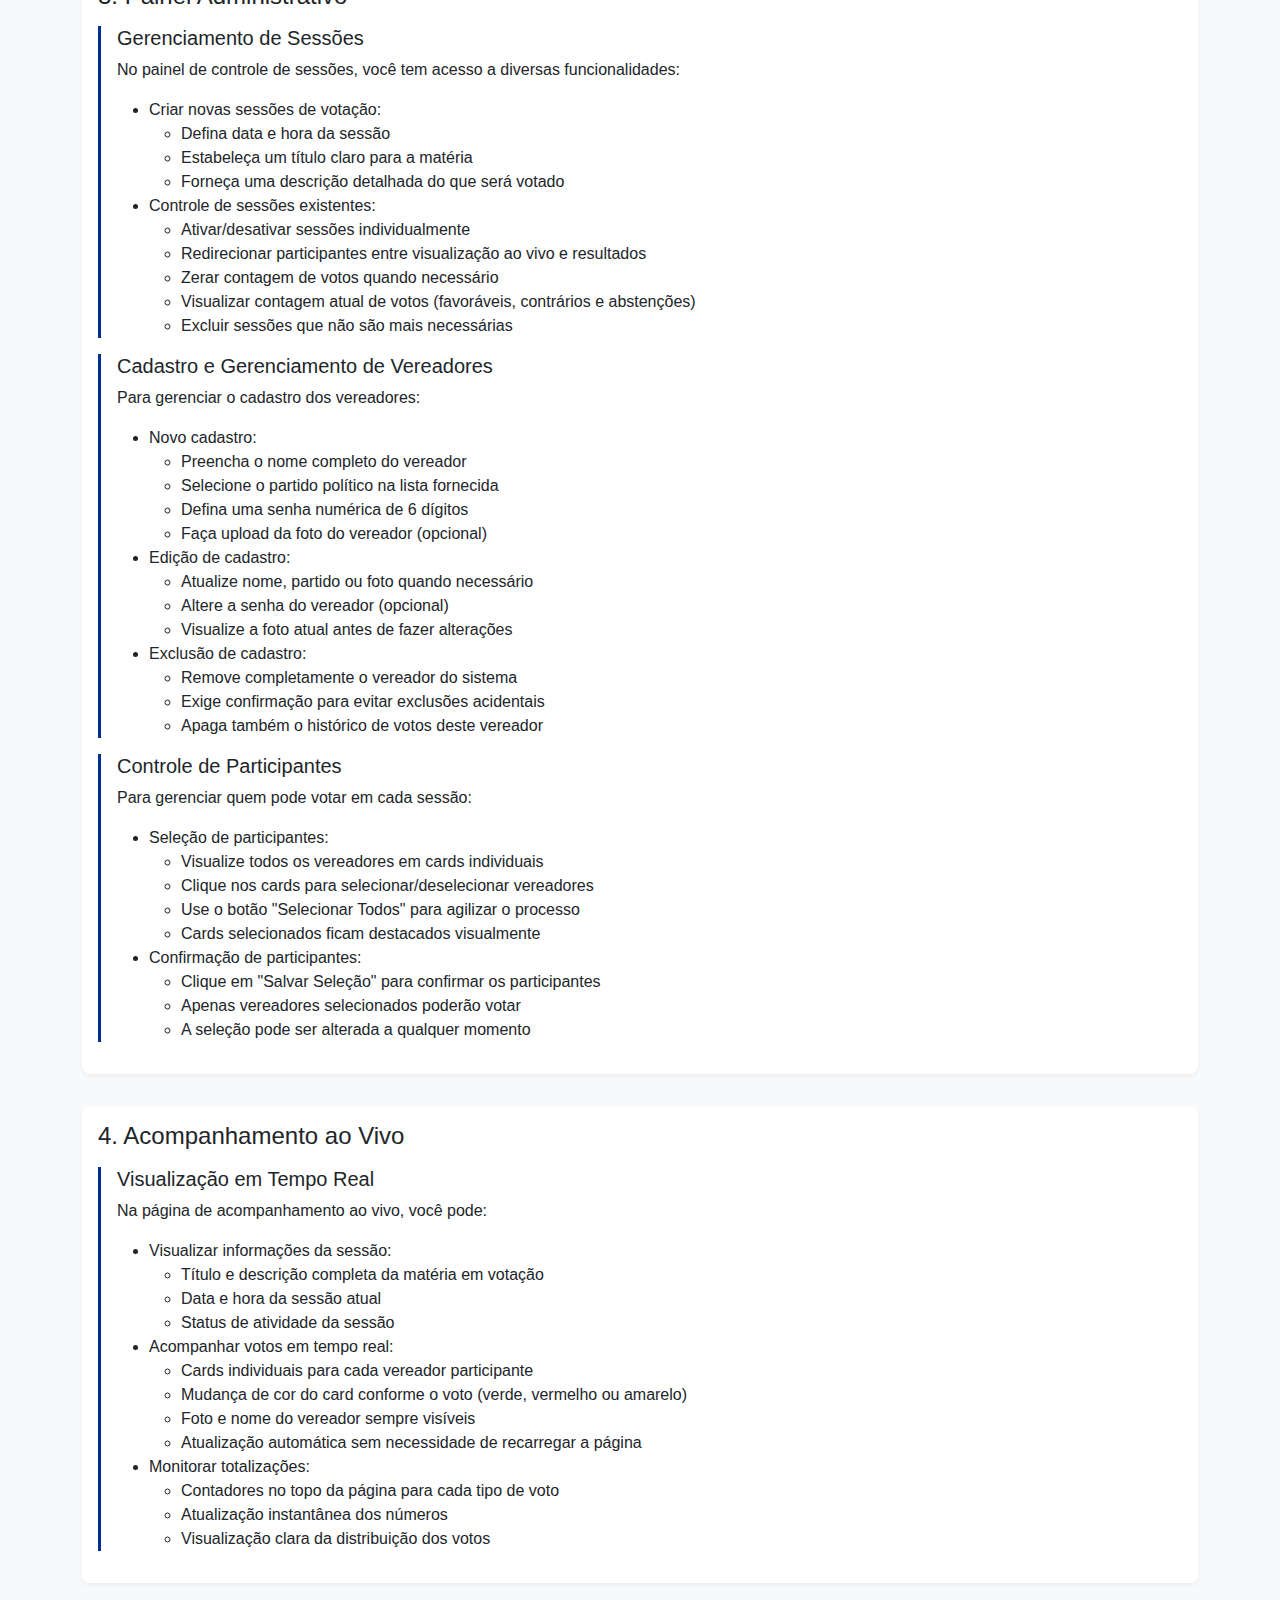
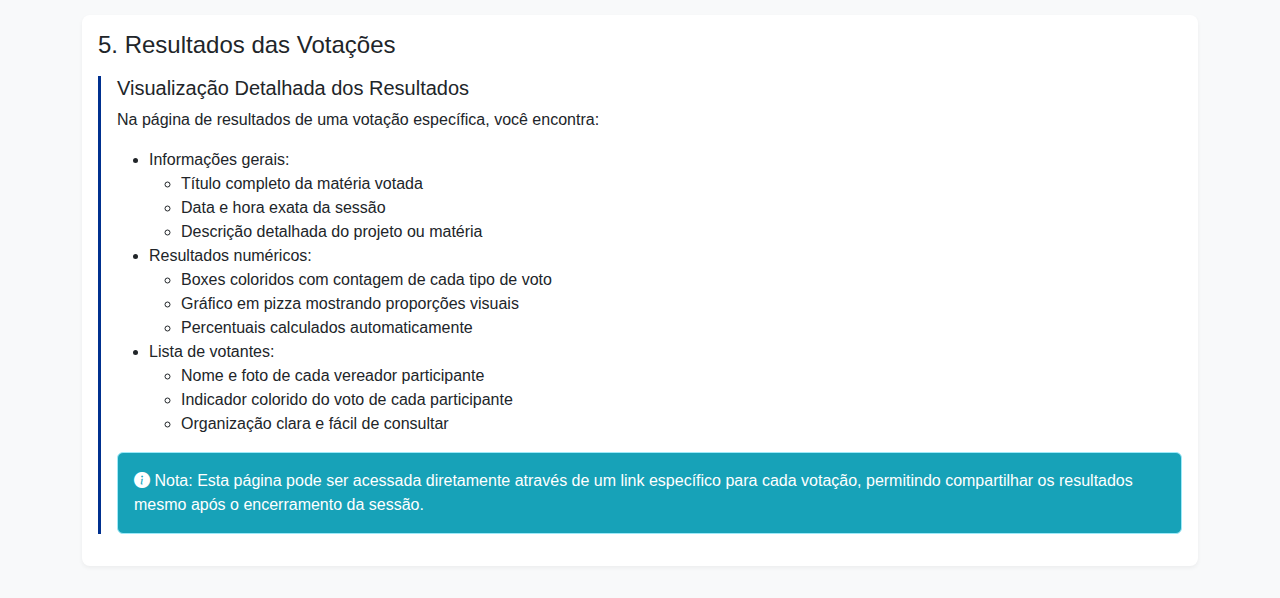
<file: ajuda.html>
<!DOCTYPE html>
<html lang="pt-BR">
<head>
    <meta charset="UTF-8">
    <meta name="viewport" content="width=device-width, initial-scale=1.0">
    <title>Ajuda - SVCM</title>
    <link href="https://cdn.jsdelivr.net/npm/bootstrap@5.3.2/dist/css/bootstrap.min.css" rel="stylesheet">
    <link rel="stylesheet" href="https://cdn.jsdelivr.net/npm/bootstrap-icons@1.11.1/font/bootstrap-icons.css">
    <link rel="stylesheet" href="styles.css">
    <style>
        .search-highlight {
            background-color: #fff3cd;
            padding: 2px;
            border-radius: 3px;
        }
        
        .topic-section {
            margin-bottom: 2rem;
            padding: 1rem;
            border-radius: 8px;
            background-color: white;
            box-shadow: 0 2px 4px rgba(0,0,0,0.05);
        }
        
        .subtopic {
            margin-top: 1rem;
            margin-bottom: 1rem;
            padding-left: 1rem;
            border-left: 3px solid var(--custom-blue);
        }
        
        .table-of-contents {
            background-color: #f8f9fa;
            padding: 1rem;
            border-radius: 8px;
            margin-bottom: 2rem;
        }
        
        .table-of-contents ul {
            list-style-type: none;
            padding-left: 0;
        }
        
        .table-of-contents li {
            margin-bottom: 0.5rem;
        }
        
        .table-of-contents a {
            color: var(--custom-blue);
            text-decoration: none;
        }
        
        .table-of-contents a:hover {
            text-decoration: underline;
        }

        #searchInput {
            border: 2px solid var(--custom-blue);
            border-radius: 20px;
            padding: 8px 16px;
            width: 100%;
            max-width: 600px;
            margin: 0 auto;
            display: block;
        }

        #searchInput:focus {
            outline: none;
            box-shadow: 0 0 5px rgba(0,48,143,0.3);
        }

    </style>
</head>
<body class="bg-light">
    <nav id="content0" class="navbar navbar-expand-lg navbar-dark fixed-top search-container" style="background-color: var(--dark-color);">
        <div class="container-fluid">
            <a class="navbar-brand d-flex align-items-center" href="/">
                <img src="img/logo_svcm.png" class="img-fluid" width="100" alt="SVCM">
                <small id="veread_nome" class="text-left ms-2" style="font-size: 0.6rem;"></small>
            </a>

            <input type="text" id="searchInput" placeholder="Buscar na ajuda... (Ex: 'como votar', 'cadastro', etc)" class="form-control">
        </div>
    </nav>

    <div class="container my-4">

        <div class="table-of-contents pt-5">
            <h5 class="pt-5 mt-3">Índice</h5>
            <ul>
                <li><a href="#login">1. Página de Login</a></li>
                <li><a href="#votacao">2. Página de Votação (Principal)</a></li>
                <li><a href="#admin">3. Painel Administrativo</a></li>
                <li><a href="#aovivo">4. Acompanhamento ao Vivo</a></li>
                <li><a href="#resultados">5. Resultados das Votações</a></li>
            </ul>
        </div>

        <div id="login" class="topic-section">
            <h4>1. Página de Login</h4>
            <div class="subtopic">
                <h5>Como Acessar o Sistema</h5>
                <p>Para acessar o SVCM (Sistema de Votação da Câmara Municipal), siga estas orientações:</p>
                <ul>
                    <li>Digite sua senha numérica pessoal de 6 dígitos no campo indicado (cada vereador tem sua própria senha)</li>
                    <li>Verifique se digitou corretamente os números, pois a senha é sensível e deve ser exata</li>
                    <li>Clique no botão "Entrar" ou pressione a tecla Enter para submeter</li>
                    <li>Se a senha estiver correta, você será automaticamente redirecionado para sua área específica</li>
                    <li>Em caso de erro na senha, uma mensagem vermelha aparecerá indicando o problema</li>
                </ul>
                <p class="alert alert-info">
                    <i class="bi bi-info-circle-fill"></i>
                    Importante: Vereadores e administradores têm senhas diferentes e são direcionados para áreas diferentes do sistema. 
                    Vereadores vão para a página de votação, enquanto administradores acessam o painel administrativo.
                </p>
            </div>
        </div>

        <div id="votacao" class="topic-section">
            <h4>2. Página de Votação (Principal)</h4>
            <div class="subtopic">
                <h5>Como Participar da Votação</h5>
                <p>Na página principal de votação, você encontrará:</p>
                <ul>
                    <li>Cabeçalho com informações completas da sessão atual, incluindo data, hora e título</li>
                    <li>Descrição detalhada do projeto ou matéria em votação</li>
                    <li>Três botões grandes para registrar seu voto:
                        <ul>
                            <li><strong style="color: var(--success-color);">Favorável (Verde)</strong> - Para aprovar a matéria</li>
                            <li><strong style="color: var(--danger-color);">Contrário (Vermelho)</strong> - Para rejeitar a matéria</li>
                            <li><strong style="color: var(--warning-color);">Abstenção (Amarelo)</strong> - Para se abster da votação</li>
                        </ul>
                    </li>
                    <li>Os botões ficam desabilitados quando:
                        <ul>
                            <li>Não há sessão ativa no momento</li>
                            <li>Você não está habilitado para votar na sessão atual</li>
                            <li>A votação foi encerrada</li>
                        </ul>
                    </li>
                </ul>
            </div>
            <div class="subtopic">
                <h5>Acompanhamento dos Resultados</h5>
                <p>Durante a votação, você pode monitorar:</p>
                <ul>
                    <li>Barra de progresso colorida mostrando a distribuição atual dos votos:
                        <ul>
                            <li>Verde: Quantidade de votos favoráveis</li>
                            <li>Vermelho: Quantidade de votos contrários</li>
                            <li>Amarelo: Quantidade de abstenções</li>
                        </ul>
                    </li>
                    <li>Contagem numérica específica para cada tipo de voto</li>
                    <li>Atualização automática dos resultados em tempo real</li>
                    <li>Seu voto atual ficará destacado no respectivo botão</li>
                </ul>
                <p class="alert alert-warning">
                    <i class="bi bi-exclamation-triangle-fill"></i>
                    Atenção: É possível mudar seu voto durante a sessão ativa, mas apenas o último voto será contabilizado.
                </p>
            </div>
        </div>

        <div id="admin" class="topic-section">
            <h4>3. Painel Administrativo</h4>
            <div class="subtopic">
                <h5>Gerenciamento de Sessões</h5>
                <p>No painel de controle de sessões, você tem acesso a diversas funcionalidades:</p>
                <ul>
                    <li>Criar novas sessões de votação:
                        <ul>
                            <li>Defina data e hora da sessão</li>
                            <li>Estabeleça um título claro para a matéria</li>
                            <li>Forneça uma descrição detalhada do que será votado</li>
                        </ul>
                    </li>
                    <li>Controle de sessões existentes:
                        <ul>
                            <li>Ativar/desativar sessões individualmente</li>
                            <li>Redirecionar participantes entre visualização ao vivo e resultados</li>
                            <li>Zerar contagem de votos quando necessário</li>
                            <li>Visualizar contagem atual de votos (favoráveis, contrários e abstenções)</li>
                            <li>Excluir sessões que não são mais necessárias</li>
                        </ul>
                    </li>
                </ul>
            </div>
            <div class="subtopic">
                <h5>Cadastro e Gerenciamento de Vereadores</h5>
                <p>Para gerenciar o cadastro dos vereadores:</p>
                <ul>
                    <li>Novo cadastro:
                        <ul>
                            <li>Preencha o nome completo do vereador</li>
                            <li>Selecione o partido político na lista fornecida</li>
                            <li>Defina uma senha numérica de 6 dígitos</li>
                            <li>Faça upload da foto do vereador (opcional)</li>
                        </ul>
                    </li>
                    <li>Edição de cadastro:
                        <ul>
                            <li>Atualize nome, partido ou foto quando necessário</li>
                            <li>Altere a senha do vereador (opcional)</li>
                            <li>Visualize a foto atual antes de fazer alterações</li>
                        </ul>
                    </li>
                    <li>Exclusão de cadastro:
                        <ul>
                            <li>Remove completamente o vereador do sistema</li>
                            <li>Exige confirmação para evitar exclusões acidentais</li>
                            <li>Apaga também o histórico de votos deste vereador</li>
                        </ul>
                    </li>
                </ul>
            </div>
            <div class="subtopic">
                <h5>Controle de Participantes</h5>
                <p>Para gerenciar quem pode votar em cada sessão:</p>
                <ul>
                    <li>Seleção de participantes:
                        <ul>
                            <li>Visualize todos os vereadores em cards individuais</li>
                            <li>Clique nos cards para selecionar/deselecionar vereadores</li>
                            <li>Use o botão "Selecionar Todos" para agilizar o processo</li>
                            <li>Cards selecionados ficam destacados visualmente</li>
                        </ul>
                    </li>
                    <li>Confirmação de participantes:
                        <ul>
                            <li>Clique em "Salvar Seleção" para confirmar os participantes</li>
                            <li>Apenas vereadores selecionados poderão votar</li>
                            <li>A seleção pode ser alterada a qualquer momento</li>
                        </ul>
                    </li>
                </ul>
            </div>
        </div>

        <div id="aovivo" class="topic-section">
            <h4>4. Acompanhamento ao Vivo</h4>
            <div class="subtopic">
                <h5>Visualização em Tempo Real</h5>
                <p>Na página de acompanhamento ao vivo, você pode:</p>
                <ul>
                    <li>Visualizar informações da sessão:
                        <ul>
                            <li>Título e descrição completa da matéria em votação</li>
                            <li>Data e hora da sessão atual</li>
                            <li>Status de atividade da sessão</li>
                        </ul>
                    </li>
                    <li>Acompanhar votos em tempo real:
                        <ul>
                            <li>Cards individuais para cada vereador participante</li>
                            <li>Mudança de cor do card conforme o voto (verde, vermelho ou amarelo)</li>
                            <li>Foto e nome do vereador sempre visíveis</li>
                            <li>Atualização automática sem necessidade de recarregar a página</li>
                        </ul>
                    </li>
                    <li>Monitorar totalizações:
                        <ul>
                            <li>Contadores no topo da página para cada tipo de voto</li>
                            <li>Atualização instantânea dos números</li>
                            <li>Visualização clara da distribuição dos votos</li>
                        </ul>
                    </li>
                </ul>
            </div>
        </div>

        <div id="resultados" class="topic-section">
            <h4>5. Resultados das Votações</h4>
            <div class="subtopic">
                <h5>Visualização Detalhada dos Resultados</h5>
                <p>Na página de resultados de uma votação específica, você encontra:</p>
                <ul>
                    <li>Informações gerais:
                        <ul>
                            <li>Título completo da matéria votada</li>
                            <li>Data e hora exata da sessão</li>
                            <li>Descrição detalhada do projeto ou matéria</li>
                        </ul>
                    </li>
                    <li>Resultados numéricos:
                        <ul>
                            <li>Boxes coloridos com contagem de cada tipo de voto</li>
                            <li>Gráfico em pizza mostrando proporções visuais</li>
                            <li>Percentuais calculados automaticamente</li>
                        </ul>
                    </li>
                    <li>Lista de votantes:
                        <ul>
                            <li>Nome e foto de cada vereador participante</li>
                            <li>Indicador colorido do voto de cada participante</li>
                            <li>Organização clara e fácil de consultar</li>
                        </ul>
                    </li>
                </ul>
                <p class="alert alert-info">
                    <i class="bi bi-info-circle-fill"></i>
                    Nota: Esta página pode ser acessada diretamente através de um link específico para cada votação, 
                    permitindo compartilhar os resultados mesmo após o encerramento da sessão.
                </p>
            </div>
        </div>
    </div>

    <script>
        document.getElementById('searchInput').addEventListener('input', function(e) {
            const searchText = e.target.value.toLowerCase();
            
            // Remove existing highlights
            document.querySelectorAll('.search-highlight').forEach(el => {
                const parent = el.parentNode;
                parent.replaceChild(document.createTextNode(el.textContent), el);
            });
            
            if (searchText.length < 2) return; // Minimum 2 characters to search
            
            const walker = document.createTreeWalker(
                document.body,
                NodeFilter.SHOW_TEXT,
                null,
                false
            );
            
            let node;
            let found = false;
            
            while (node = walker.nextNode()) {
                const parent = node.parentElement;
                if (parent.tagName === 'SCRIPT' || parent.tagName === 'STYLE') continue;
                
                const content = node.textContent;
                const index = content.toLowerCase().indexOf(searchText);
                
                if (index >= 0) {
                    if (!found) {
                        // First match - scroll to it
                        parent.scrollIntoView({ behavior: 'smooth', block: 'center' });
                        found = true;
                    }
                    
                    const span = document.createElement('span');
                    span.className = 'search-highlight';
                    
                    const before = document.createTextNode(content.substring(0, index));
                    const match = document.createTextNode(content.substring(index, index + searchText.length));
                    const after = document.createTextNode(content.substring(index + searchText.length));
                    
                    span.appendChild(match);
                    const fragment = document.createDocumentFragment();
                    fragment.appendChild(before);
                    fragment.appendChild(span);
                    fragment.appendChild(after);
                    
                    parent.replaceChild(fragment, node);
                }
            }
        });
    </script>
</body>
</html>
</file>
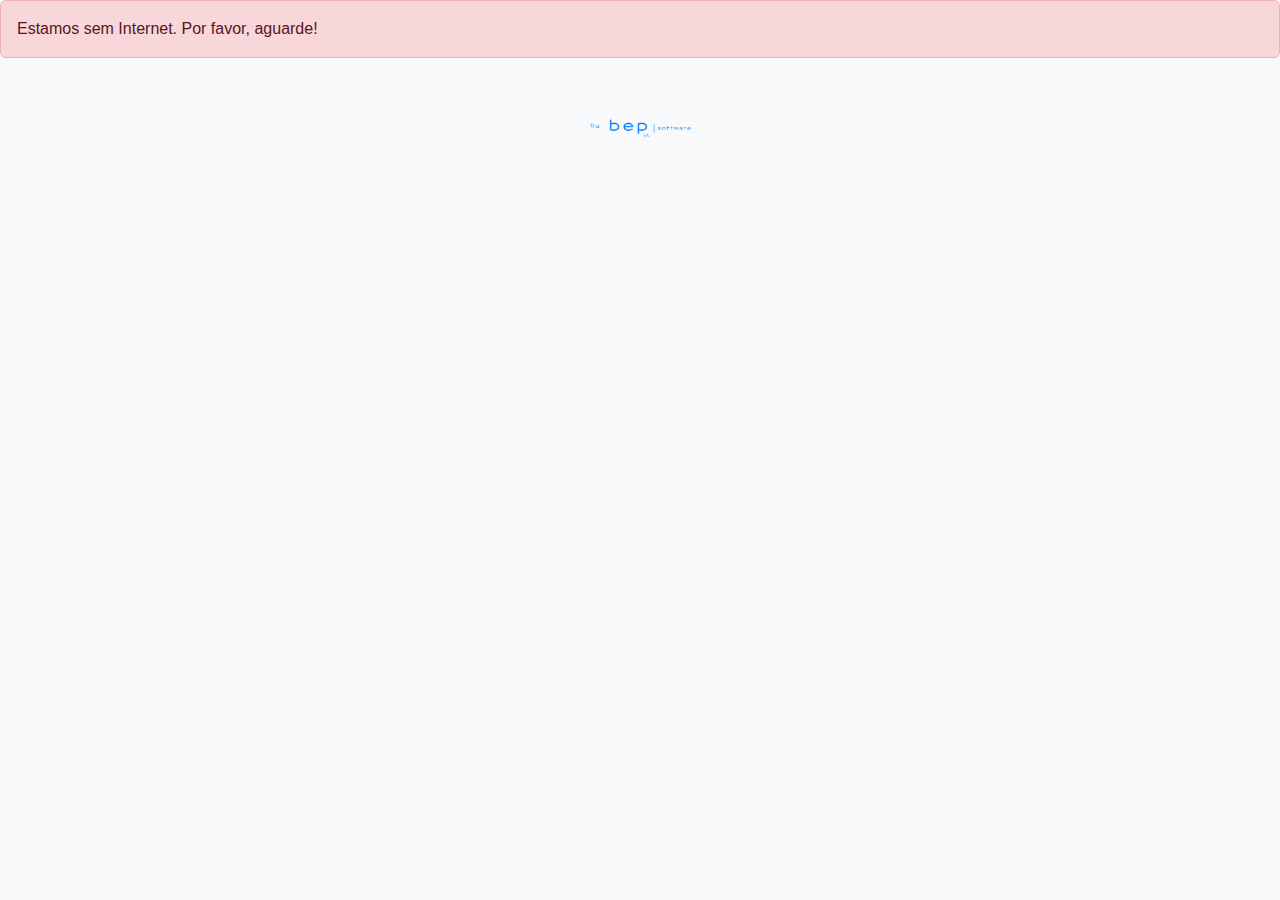
<file: aovivo.html>
<!DOCTYPE html>
<html lang="pt-BR">

<head>
    <meta charset="UTF-8">
    <meta name="viewport" content="width=device-width, initial-scale=1.0">
    <title>Votação ao Vivo - SVCM</title>

    <meta http-equiv="cache-control" content="no-cache, no-store, must-revalidate">
    <meta http-equiv="expires" content="0">
    <meta http-equiv="pragma" content="no-cache">

    <meta name="description"
        content="SVCM: Sistema de Votação da Câmara Municipal, desenvolvido pela BEP (bepkororoti.com). Solução inovadora para votações online, com segurança e transparência.">
    <meta name="keywords"
        content="SVCM, Sistema de Votação, Câmara Municipal, Votação Online, BEP, bepkororoti.com, Valdemir Vinagre Mendes, Tecnologia, Inovação, Votação Segura, Transparência">
    <meta name="author" content="Valdemir Vinagre Mendes">
    <meta property="og:title" content="SVCM - Sistema de Votação da Câmara Municipal">
    <meta property="og:description"
        content="SVCM: Sistema de Votação da Câmara Municipal, desenvolvido pela BEP (bepkororoti.com). Votação online segura e transparente.">
    <meta property="og:type" content="website">
    <meta property="og:url" content="https://svcm.peconha.com">
    <meta property="og:image" content="https://svcm.peconha.com/img/logo-svcm.png">
    <meta property="og:site_name" content="SVCM">

    <link rel="icon" href="img/favicon.ico">
    <link href="https://cdn.jsdelivr.net/npm/bootstrap@5.3.2/dist/css/bootstrap.min.css" rel="stylesheet">
    <link rel="stylesheet" href="https://cdn.jsdelivr.net/npm/bootstrap-icons@1.11.1/font/bootstrap-icons.css">
    <link rel="stylesheet" href="styles.css">
    <script>
        window.global = window;
    </script>
    <script type="importmap">
    {
        "imports": {
            "bootstrap": "https://cdn.jsdelivr.net/npm/bootstrap@5.3.2/dist/js/bootstrap.bundle.min.js",
            "config.js": "./config.js"
        }
    }
    </script>

    <style>
        body {
            padding: 0;
            margin: 0;
        }

        .container-fluid-custom {
            width: 100%;
            padding-left: 15px;
            padding-right: 15px;
            max-width: 100%;
        }

        .vereadores-grid {
            display: grid;
            grid-template-columns: repeat(auto-fill, minmax(250px, 1fr));
            gap: 15px;
            padding: 15px;
        }

        .vereador-mini-card {
            background: #f8f9fa;
            border: 3px solid #c9c9c9;
            border-radius: 8px;
            padding: 15px;
            transition: background-color 0.4s ease, transform 0.2s ease, border-color 0.4s ease;
            box-shadow: 0px 2px 4px rgba(0, 0, 0, 0.1);
            overflow: hidden;
            cursor: default;
            display: grid;
            grid-template-columns: auto 1fr;
            grid-template-rows: auto auto;
            align-items: center;
            text-align: left;
            min-height: 100px;
            box-sizing: border-box;
        }

        .vereador-mini-card:hover {
            transform: translateY(-2px);
        }

        .vereador-mini-card img {
            width: 80px;
            height: 80px;
            border-radius: 6px;
            margin-right: 15px;
            object-fit: cover;
            border: 2px solid #ccc;
            grid-column: 1;
            grid-row: 1 / span 2;
            align-self: center;
        }

        .vereador-mini-card .nome {
            font-size: 18px;
            font-weight: bold;
            margin: 0;
            line-height: 1.2;
            white-space: nowrap;
            overflow: hidden;
            text-overflow: ellipsis;
            grid-column: 2;
            grid-row: 1;
        }

        .vereador-mini-card .partido {
            font-size: 14px;
            color: #6c757d;
            margin: 0;
            white-space: nowrap;
            overflow: hidden;
            text-overflow: ellipsis;
            grid-column: 2;
            grid-row: 2;
        }

        /* Estilos para telas grandes (telões) */
        @media (min-width: 1400px) {
            .vereadores-grid {
                grid-template-columns: repeat(auto-fill, minmax(300px, 1fr));
                gap: 20px;
                padding: 20px;
            }

            .vereador-mini-card {
                padding: 20px;
                min-height: 120px;
            }

            .vereador-mini-card img {
                width: 100px;
                height: 100px;
                margin-right: 20px;
            }

            .vereador-mini-card .nome {
                font-size: 22px;
            }

            .vereador-mini-card .partido {
                font-size: 16px;
            }
        }

        /* Estilos para telas médias */
        @media (min-width: 992px) and (max-width: 1399px) {
            .vereadores-grid {
                grid-template-columns: repeat(auto-fill, minmax(250px, 1fr));
                gap: 15px;
            }

            .vereador-mini-card img {
                width: 80px;
                height: 80px;
            }

            .vereador-mini-card .nome {
                font-size: 18px;
            }

            .vereador-mini-card .partido {
                font-size: 14px;
            }
        }

        /* Estilos para telas de celular (largura máxima de 767px) */
        @media (max-width: 767px) {
            .vereadores-grid {
                grid-template-columns: repeat(auto-fill, minmax(150px, 1fr));
                gap: 10px;
                padding: 10px;
            }

            .vereador-mini-card {
                padding: 10px;
                min-height: 80px;
            }

            .vereador-mini-card img {
                width: 50px;
                height: 50px;
                margin-right: 10px;
            }

            .vereador-mini-card .nome {
                font-size: 12px;
            }

            .vereador-mini-card .partido {
                font-size: 10px;
            }
        }

        .vote-favorable {
            border: 8px solid var(--success-color);
            border-top-width: 2px;
            border-left-width: 2px;
            background-color: #d4edda !important;
            /* Verde claro para fundo */
        }

        .vote-contrary {
            border: 8px solid var(--danger-color);
            border-top-width: 2px;
            border-left-width: 2px;
            background-color: #f8d7da !important;
            /* Vermelho claro para fundo */
        }

        .vote-abstention {
            border: 8px solid var(--warning-color);
            border-top-width: 2px;
            border-left-width: 2px;
            background-color: #fff3cd !important;
            /* Amarelo claro para fundo */
        }

        .vote-favorable .nome {
            font-weight: bold;
            color: #155724 !important;
            /* Verde escuro para texto */
        }

        .vote-contrary .nome {
            font-weight: bold;
            color: #721c24 !important;
            /* Vermelho escuro para texto */
        }

        .vote-abstention .nome {
            font-weight: bold;
            color: #856404 !important;
            /* Amarelo escuro/marrom para texto */
        }

        .vote-favorable .partido {
            color: #155724 !important;
            /* Verde escuro para partido */
            font-weight: 500;
        }

        .vote-contrary .partido {
            color: #721c24 !important;
            /* Vermelho escuro para partido */
            font-weight: 500;
        }

        .vote-abstention .partido {
            color: #856404 !important;
            /* Amarelo escuro/marrom para partido */
            font-weight: 500;
        }

        .navbar-vote-counts {
            display: flex;
            align-items: stretch;
            height: 100%;
            margin-right: auto;
        }

        .navbar-vote-box {
            display: flex;
            flex-direction: column;
            justify-content: center;
            align-items: center;
            padding: 7px 12px;
            color: white;
            font-size: 0.9rem;
            min-width: 100px;
            text-align: center;
            height: 100%;
        }

        .navbar-vote-box .count {
            font-size: 4rem;
            font-weight: bold;
            line-height: 1;
        }

        .navbar-vote-box .label {
            font-size: 1.3rem;
            line-height: 1;
            margin-top: 5px;
            font-weight: bold;
            text-transform: uppercase;
        }

        @media (min-width: 1400px) {
            .navbar-vote-box .count {
                font-size: 5rem;
            }

            .navbar-vote-box .label {
                font-size: 1.5rem;
            }
        }

        .nav-vote-success {
            background-color: white;
            border-bottom: 7px solid var(--success-color);
            border-radius: 15px;
            color: black;
            box-shadow: #ccc 6px 7px 8px;
            margin-right: 4px;
        }

        .nav-vote-danger {
            background-color: white;
            border-bottom: 7px solid var(--danger-color);
            border-radius: 15px;
            color: black;
            box-shadow: #ccc 6px 7px 8px;
            margin-right: 4px;
        }

        .nav-vote-warning {
            background-color: white;
            border-bottom: 7px solid var(--warning-color);
            border-radius: 15px;
            color: var(--success-color);
            color: black;
            box-shadow: #ccc 6px 7px 8px;
        }

        .badge.bg-danger {
            font-size: 0.3em;
            padding: 0.5em 0.6em 0.5em 0.6em;
            max-height: 15px;
            margin-left: 16px;
            background-color: #dc3545;
            animation: pulse 2s infinite;
        }

        @keyframes pulse {
            0% {
                opacity: 1;
            }

            50% {
                opacity: 0.5;
            }

            100% {
                opacity: 1;
            }
        }

        /* Estilos para a barra de progresso */
        .partial-results-bar {
            display: flex;
            width: 100%;
            height: 7px;
            border-radius: 0px;
            overflow: hidden;
            margin-top: 10px;
            margin-bottom: 10px;
        }

        .partial-results-bar-segment {
            height: 100%;
            display: flex;
            justify-content: center;
            align-items: center;
            color: white;
            font-size: 0.8rem;
        }

        .favorable-bar {
            background-color: var(--success-color);
        }

        .contrary-bar {
            background-color: var(--danger-color);
        }

        .abstention-bar {
            background-color: var(--warning-color);
            color: black;
        }
    </style>
</head>

<body class="bg-light">
    <nav id="content0" class="navbar navbar-dark d-block"
        style="background-color: var(--dark-color); overflow-wrap: break-word !important; white-space: normal !important;">
        <div class="container-fluid-custom">
            <div class="navbar-brand">
                <div id="sessionInfo" style="display: none;">
                    <div class="mb-2 d-flex d-content-between">
                        <h6 class="card-subtitle" id="sessionDateTime" style="font-size: 50%;"></h6>

                        <span class="badge bg-danger" id="activeStatus" style="display: none;">VOTAÇÃO AO VIVO</span>
                    </div>
                    <h4 class="mt-1" id="votingTitle"
                        style="overflow-wrap: break-word !important; white-space: normal !important;"></h4>
                    <p class="text-muted mb-0" id="votingDescription" style="font-size: 0px; height: 0px;"></p>

                </div>
            </div>

        </div>

    </nav>

    <div id="partialResults" style="display: none;" class="mt-0 mb-1">
        <div class="partial-results-bar mt-0">
            <div id="favorableBar" class="partial-results-bar-segment favorable-bar" style="width: 0%;">

            </div>
            <div id="contraryBar" class="partial-results-bar-segment contrary-bar" style="width: 0%;">

            </div>
            <div id="abstentionBar" class="partial-results-bar-segment abstention-bar" style="width: 0%;">

            </div>
        </div>
    </div>

    <div id="offline-message" class="alert alert-danger d-none" role="alert">
        Estamos sem Internet. Por favor, aguarde!
    </div>

    <div class="container-fluid-custom" id="content">

        <div class="row pe-3 ps-3 pb-2">
            <div class="col-12">

                <div class="navbar-vote-counts">
                    <div class="navbar-vote-box nav-vote-success flex-grow-1">
                        <span class="count" id="navFavorableCount">0</span>
                        <span class="label">Favor</span>
                    </div>
                    <div class="navbar-vote-box nav-vote-danger flex-grow-1">
                        <span class="count" id="navContraryCount">0</span>
                        <span class="label">Contra</span>
                    </div>
                    <div class="navbar-vote-box nav-vote-warning flex-grow-1">
                        <span class="count" id="navAbstentionCount">0</span>
                        <span class="label">Abst</span>
                    </div>
                </div>

            </div>

        </div>

        <div id="noActiveSession" style="display: block;">
            <div class="alert alert-info mb-0">
                Aguardando início da votação...
            </div>
        </div>

        <div class="card shadow-sm" style="margin: 0;">
            <div class="card-body" style="padding: 0;">
                <div class="vereadores-grid" id="vereadoresGrid">
                    <p class="text-muted col-12">Carregando vereadores...</p>
                </div>
            </div>
        </div>

    </div>

    <p><br></p>
    <a href="http://bepkororoti.com">
        <p class="text-center"><img src="img/bep.png" width="110" class="img-fluid" alt="BEP"></p>
    </a>

    <script type="module" src="js/aovivo.js"></script>
    <script>
        function checkConnection() {
            const offlineDiv = document.getElementById('offline-message');
            const contentDiv = document.getElementById('content');
            const contentDiv0 = document.getElementById('content0');

            fetch('https://www.google.com', { mode: 'no-cors' })
                .then(() => {
                    console.log('Online');
                    // Remove a classe 'd-none' para mostrar o conteúdo
                    contentDiv.classList.remove('d-none');
                    contentDiv0.classList.remove('d-none');
                    // Adiciona a classe 'd-none' para ocultar a div offline
                    offlineDiv.classList.add('d-none');
                })
                .catch(() => {
                    console.log('Offline');
                    // Remove a classe 'd-none' para mostrar a div offline
                    offlineDiv.classList.remove('d-none');
                    // Adiciona a classe 'd-none' para ocultar o conteúdo
                    contentDiv.classList.add('d-none');
                    contentDiv0.classList.add('d-none');
                });
        }

        // Verifica a conexão a cada 5 segundos
        setInterval(checkConnection, 5000);

        // Verifica a conexão ao carregar a página
        checkConnection();

    </script>

</body>

</html>
</file>
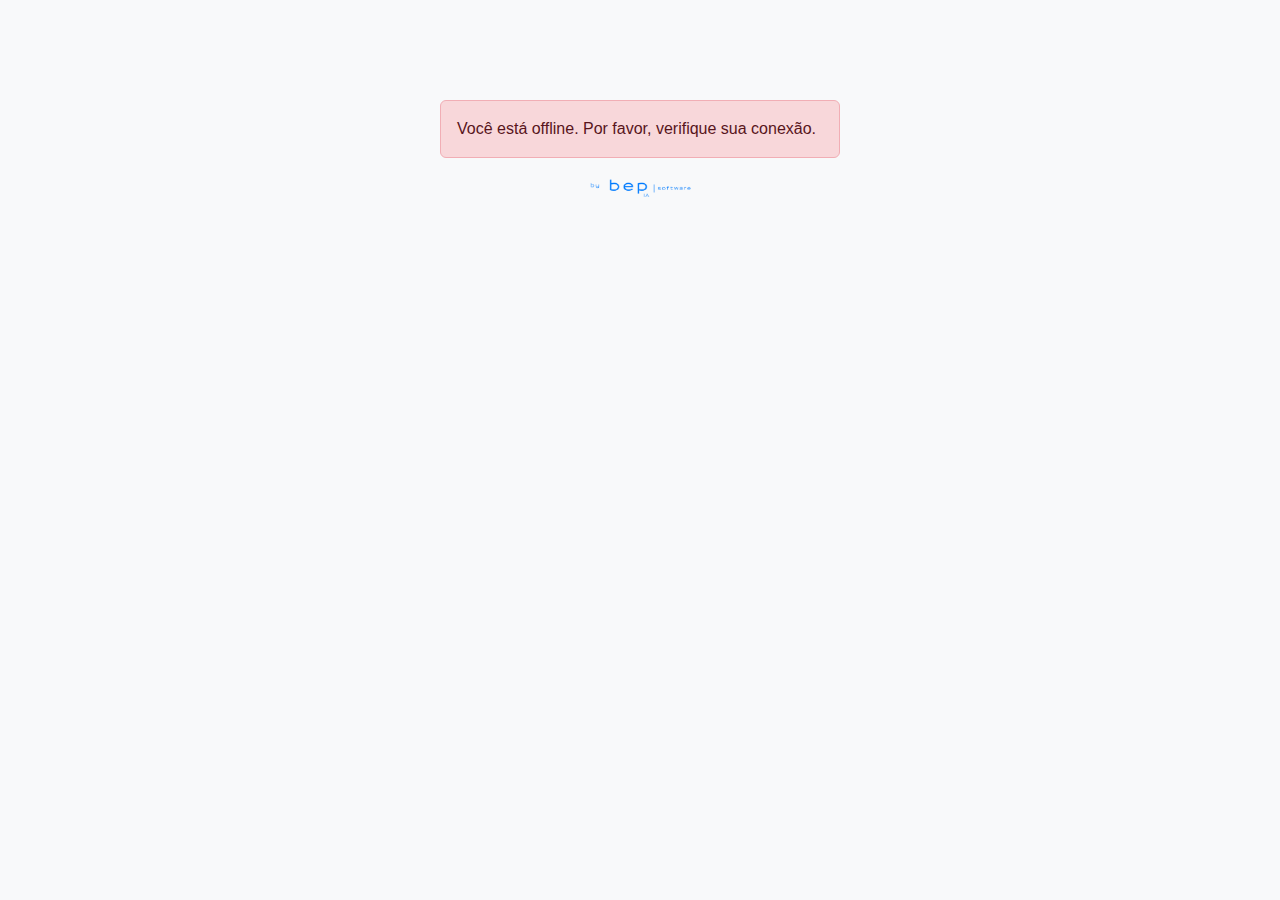
<file: login.html>
<!DOCTYPE html>
<html lang="pt-BR">

<head>
    <meta charset="UTF-8">
    <meta name="viewport" content="width=device-width, initial-scale=1.0">
    <title>Login - SVCM</title>
    <meta name="description"
        content="SVCM: Sistema de Votação da Câmara Municipal, desenvolvido pela BEP (bepkororoti.com). Solução inovadora para votações online, com segurança e transparência.">
    <meta name="keywords"
        content="SVCM, Sistema de Votação, Câmara Municipal, Votação Online, BEP, bepkororoti.com, Valdemir Vinagre Mendes, Tecnologia, Inovação, Votação Segura, Transparência">
    <meta name="author" content="Valdemir Vinagre Mendes">
    <meta property="og:title" content="SVCM - Sistema de Votação da Câmara Municipal">
    <meta property="og:description"
        content="SVCM: Sistema de Votação da Câmara Municipal, desenvolvido pela BEP (bepkororoti.com). Votação online segura e transparente.">
    <meta property="og:type" content="website">
    <meta property="og:url" content="https://svcm.peconha.com">
    <meta property="og:image" content="https://svcm.peconha.com/img/logo-svcm.png">
    <meta property="og:site_name" content="SVCM">

    <link rel="icon" href="img/favicon.ico">
    <link href="https://cdn.jsdelivr.net/npm/bootstrap@5.3.2/dist/css/bootstrap.min.css" rel="stylesheet">
    <link rel="stylesheet" href="https://cdn.jsdelivr.net/npm/bootstrap-icons@1.11.1/font/bootstrap-icons.css">
    <link rel="stylesheet" href="styles.css">
    <style>
        .slider-container {
            width: 100px;
            height: 30px;
            background-color: #ddd;
            border-radius: 15px;
            position: relative;
            overflow: hidden;
            touch-action: pan-y;
            /* Permite rolagem vertical na página */
            display: flex; /* Para alinhar a seta e o thumb */
            align-items: center; /* Alinhar verticalmente */
        }

        .slider-thumb {
            width: 40px;
            height: 30px;
            background-color: #727272;
            border-radius: 15px;
            position: absolute;
            cursor: grab;
            touch-action: none;
            /* Impede rolagem no polegar */
        }

        .arrow-right {
            font-size: 1.3em; /* Ajuste o tamanho da seta */
            color: #ffffff; 
            margin-right: 4px; /* Espaço entre a seta e o slider */
            margin-bottom: 8px; /* Espaço entre a seta e o slider */
        }
    </style>
    <script>
        window.global = window;
    </script>
    <script type="importmap">
    {
        "imports": {
            "bootstrap": "https://cdn.jsdelivr.net/npm/bootstrap@5.3.2/dist/js/bootstrap.bundle.min.js",
            "./js/auth.js": "./js/auth.js",
            "config.js": "./config.js"
        }
    }
    </script>
</head>

<body class="bg-light">
    <div class="login-container">

        <div id="offline-message" class="alert alert-danger d-none" role="alert">
            Você está offline. Por favor, verifique sua conexão.
        </div>

        <div class="card shadow" id="content">
            <div class="card-body p-5">
                <div class="text-center mb-4">
                    <a href="/" class="text-decoration-none">
                        <img src="img/svcm_Logo.png" class="img-fluid" alt="SVCM">
                        <p class="text-center" style="color: #0d8ed1;">Sistema de Votação da Câmara Municipal</p>
                    </a>
                </div>
                <div id="loginError" class="alert alert-danger d-none mb-3"></div>
                <form id="loginForm">
                    <div class="mb-3">
                        <label for="password" class="form-label">Senha</label>
                        <div class="input-group">
                            <input type="password" class="form-control" id="password" pattern="\d{6}"
                                title="A senha deve ter exatamente 6 números." required disabled>
                            <div class="input-group-append">
                                <span class="input-group-text" id="unlock-slider">
                                    <div class="slider-container">
                                        <div class="slider-thumb">
                                            <i class="bi bi-arrow-right arrow-right"></i>
                                        </div>
                                    </div>
                                </span>
                            </div>
                        </div>
                    </div>
                    <div class="d-grid">
                        <button type="submit" class="btn btn-dark" disabled>Entrar</button>
                    </div>
                </form>

                <script>
                    const passwordInput = document.getElementById('password');
                    const loginButton = document.querySelector('#loginForm button[type="submit"]');
                    const sliderThumb = document.querySelector('.slider-thumb');
                    let isDragging = false;
                    let offsetX = 0;

                    function handleStart(e) {
                        isDragging = true;
                        offsetX = (e.type === 'touchstart' ? e.touches[0].clientX : e.clientX) - sliderThumb.getBoundingClientRect().left;
                    }

                    function handleMove(e) {
                        if (!isDragging) return;
                        const clientX = e.type === 'touchmove' ? e.touches[0].clientX : e.clientX;
                        let position = clientX - offsetX - sliderThumb.parentElement.getBoundingClientRect().left;
                        if (position < 0) position = 0;
                        if (position > sliderThumb.parentElement.offsetWidth - sliderThumb.offsetWidth) {
                            position = sliderThumb.parentElement.offsetWidth - sliderThumb.offsetWidth;
                        }
                        sliderThumb.style.left = position + 'px';
                        if (position >= sliderThumb.parentElement.offsetWidth - sliderThumb.offsetWidth) {
                            passwordInput.disabled = false;
                            loginButton.disabled = false;
                            sliderThumb.style.backgroundColor = '#0d6efd';
                            sliderThumb.style.cursor = 'default';
                            isDragging = false;
                        }
                    }

                    function handleEnd() {
                        isDragging = false;
                    }

                    sliderThumb.addEventListener('mousedown', handleStart);
                    sliderThumb.addEventListener('touchstart', handleStart);

                    document.addEventListener('mousemove', handleMove);
                    document.addEventListener('touchmove', handleMove);

                    document.addEventListener('mouseup', handleEnd);
                    document.addEventListener('touchend', handleEnd);
                </script>
            </div>
        </div>

        <p></p>
        <a href="http://bepkororoti.com">
            <p class="text-center"><img src="img/bep.png" width="110" class="img-fluid" alt="BEP"></p>
        </a>
    </div>

    <script type="module">
        import { login } from './js/auth.js';

        document.getElementById('loginForm').addEventListener('submit', async (e) => {
            e.preventDefault();
            const errorDiv = document.getElementById('loginError');
            const password = document.getElementById('password').value;
            const submitButton = e.target.querySelector('button[type="submit"]');

            try {
                submitButton.disabled = true;
                submitButton.innerHTML = '<span class="spinner-border spinner-border-sm" role="status" aria-hidden="true"></span> Entrando...';
                errorDiv.classList.add('d-none');

                await login(password);
            } catch (error) {
                errorDiv.textContent = error.message || 'Erro ao fazer login. Tente novamente.';
                errorDiv.classList.remove('d-none');
            } finally {
                submitButton.disabled = false;
                submitButton.textContent = 'Entrar';
            }
        });

        function checkConnection() {
            const offlineDiv = document.getElementById('offline-message');
            const contentDiv = document.getElementById('content');

            fetch('https://www.google.com', { mode: 'no-cors' })
                .then(() => {
                    console.log('Online');
                    // Remove a classe 'd-none' para mostrar o conteúdo
                    contentDiv.classList.remove('d-none');
                    // Adiciona a classe 'd-none' para ocultar a div offline
                    offlineDiv.classList.add('d-none');
                })
                .catch(() => {
                    console.log('Offline');
                    // Remove a classe 'd-none' para mostrar a div offline
                    offlineDiv.classList.remove('d-none');
                    // Adiciona a classe 'd-none' para ocultar o conteúdo
                    contentDiv.classList.add('d-none');
                });
        }

        // Verifica a conexão a cada 5 segundos
        setInterval(checkConnection, 5000);

        // Verifica a conexão ao carregar a página
        checkConnection();
    </script>
</body>

</html>
</file>
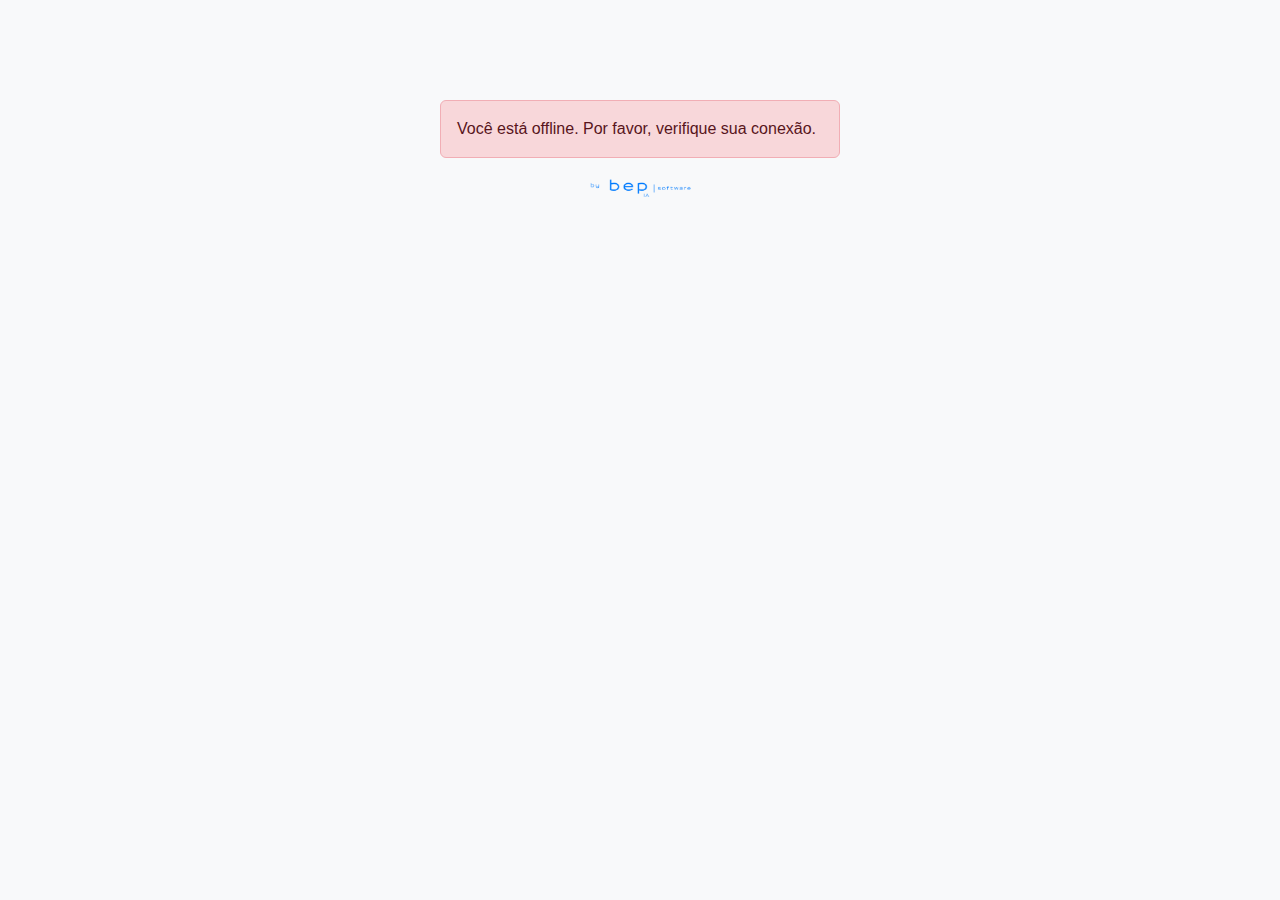
<file: vereador.html>
<html lang="pt-BR">

<head>
    <meta charset="UTF-8">
    <meta name="viewport" content="width=device-width, initial-scale=1.0">
    <title>SVCM - Sistema de Votação da Câmara Municipal</title>

    <meta http-equiv="cache-control" content="no-cache, no-store, must-revalidate">
    <meta http-equiv="expires" content="0">
    <meta http-equiv="pragma" content="no-cache">

    <meta name="description"
        content="SVCM: Sistema de Votação da Câmara Municipal, desenvolvido pela BEP (bepkororoti.com). Solução inovadora para votações online, com segurança e transparência.">
    <meta name="keywords"
        content="SVCM, Sistema de Votação, Câmara Municipal, Votação Online, BEP, bepkororoti.com, Valdemir Vinagre Mendes, Tecnologia, Inovação, Votação Segura, Transparência">
    <meta name="author" content="Valdemir Vinagre Mendes">
    <meta property="og:title" content="SVCM - Sistema de Votação da Câmara Municipal">
    <meta property="og:description"
        content="SVCM: Sistema de Votação da Câmara Municipal, desenvolvido pela BEP (bepkororoti.com). Votação online segura e transparente.">
    <meta property="og:type" content="website">
    <meta property="og:url" content="https://svcm.peconha.com">
    <meta property="og:image" content="https://svcm.peconha.com/img/logo-svcm.png">
    <meta property="og:site_name" content="SVCM">

    <link rel="icon" href="img/favicon.ico">
    <link href="https://cdn.jsdelivr.net/npm/bootstrap@5.3.2/dist/css/bootstrap.min.css" rel="stylesheet">
    <link rel="stylesheet" href="https://cdn.jsdelivr.net/npm/bootstrap-icons@1.11.1/font/bootstrap-icons.css">
    <link rel="stylesheet" href="styles.css">
    <script>
        window.global = window;
    </script>
    <script type="importmap">
    {
        "imports": {
            "bootstrap": "https://cdn.jsdelivr.net/npm/bootstrap@5.3.2/dist/js/bootstrap.bundle.min.js",
            "./js/auth.js": "./js/auth.js",
            "config.js": "./config.js"
        }
    }
    </script>
    <style>
        .btn-lg.active {
            border-width: 2px;
            transform: scale(0.97) rotate(0deg) skewX(1deg);
            box-shadow: 3px 5px 2px rgba(2, 2, 2, 0.7);
            transition: all 0.2s ease-in-out;
            font-weight: bold;
            font-size: 1.2rem;
        }

        .btn-lg.active::after {
            content: "ESCOLHIDO \2192";
            /* Código Unicode para uma seta para a direita (→) */
            position: absolute;
            right: 0.3em;
            top: 50%;
            transform: translateY(-50%);
            font-size: 0.4em;
            /* Ajuste o tamanho do ícone */
            color: white;
            background-color: rgba(2, 2, 2, 0.7);
            padding: 0.2em 0.5em;
            border-radius: 0.5em;
        }

        .live-indicator {
            display: inline-block;
            width: 12px;
            /* Tamanho da bolinha */
            height: 12px;
            /* Tamanho da bolinha */
            border-radius: 50%;
            /* Torna a bolinha redonda */
            background-color: red;
            /* Cor da bolinha */
            margin-left: 5px;
            /* Espaço entre o texto e a bolinha */
            animation: blink 1s infinite alternate;
            /* Aplica a animação */
        }

        @keyframes blink {
            from {
                opacity: 1;
            }

            to {
                opacity: 0;
            }
        }

        /* LOADING */
        @keyframes escreverPontos {
            0% {
                content: "";
            }

            33% {
                content: ".";
            }

            66% {
                content: "..";
            }

            100% {
                content: "...";
            }
        }

        #loading-container {
            display: flex;
            justify-content: center;
            align-items: center;
            height: 100vh;
            /* Garante que ocupa a altura total da viewport */
            width: 100%;
            /* Garante que ocupa a largura total */
            font-size: 1.5em;
            background-color: rgba(255, 255, 255);
            /* Fundo branco semi-transparente para cobrir o conteúdo */
            position: fixed;
            /* Mantém o loading fixo na tela enquanto o usuário rola */
            top: 0;
            left: 0;
            z-index: 9999;
            /* Garante que fique por cima de todo o conteúdo (um valor alto) */
        }

        #loading-container::after {
            content: "";
            display: inline-block;
            /* Para que a largura seja respeitada */
            width: 1.5em;
            /* Espaço para os três pontos */
            text-align: left;
            /* Alinha os pontos à esquerda dentro do espaço */
            overflow: hidden;
            /* Esconde o que ultrapassa a largura */
            animation: escreverPontos 1.5s infinite steps(3, end);
        }

        .conteudo-principal-escondido {
            display: none !important;
        }
    </style>
</head>

<body class="bg-light">
    <script type="module">
        import { checkAuth, logout } from './js/auth.js';
        checkAuth();
        window.logout = logout;
    </script>

    <div id="loading-container">
        Carregando
    </div>

    <div id="offline-message" class="alert alert-danger d-none" role="alert">
        Você está offline. Por favor, verifique sua conexão.
    </div>

    <nav id="content0" class="navbar navbar-expand-lg navbar-dark" style="background-color: var(--dark-color);">
        <div class="container-fluid">
            <a class="navbar-brand" href="/">
                <img src="img/logo_svcm.png" class="img-fluid" width="100" alt="SVCM">
            </a>

            <span class="d-flex align-items-center text-light" style="flex-direction: column;">
                <small id="veread_nome" style="font-size: 0.6rem;"></small>
                <small id="sessao_date" class="sessao_date d-block" style="font-size: 0.5rem;"></small>
            </span>

            <button class="btn btn-outline-light" onclick="logout()">
                <i class="bi bi-box-arrow-right"></i> Sair
            </button>
        </div>
    </nav>

    <div class="container mt-4" id="content">
        <div class="card shadow-sm" style="display: none;">
            <div class="card-body">

                <div class="mt-4">
                    <h6>Materia em Votação:</h6>
                    <h2 class="fw-bold">Carregando...</h2>
                    <p>Carregando descrição...</p>
                </div>

                <div class="mt-4">
                    <div class="d-grid gap-2">
                        <button class="btn btn-success btn-lg" disabled>
                            <i class="bi bi-check-lg"></i> Favorável
                        </button>
                        <button class="btn btn-danger btn-lg" disabled>
                            <i class="bi bi-x-lg"></i> Contrário
                        </button>
                        <button class="btn btn-warning btn-lg" disabled>
                            <i class="bi bi-dash-lg"></i> Abstenção
                        </button>
                    </div>
                </div>
            </div>
        </div>

        <div class="card mt-3 shadow-sm">
            <div class="card-body">
                <h5 class="card-title">Aguardando Votação...</h5>
                <span id="sem_votacao"></span>
                <div class="progress mt-3" style="height: 25px;">
                    <div class="progress-bar bg-success" style="width: 0%">0 Favoráveis</div>
                    <div class="progress-bar bg-danger" style="width: 0%">0 Contrários</div>
                    <div class="progress-bar bg-warning" style="width: 0%">0 Abstenções</div>
                </div>
            </div>
        </div>

        <p><br></p>
        <a href="http://bepkororoti.com">
            <p class="text-center"><img src="img/bep.png" width="110" class="img-fluid" alt="BEP"></p>
        </a>
    </div>

    <script type="module" src="main.js"></script>

    <script>
        function checkConnection() {
            const offlineDiv = document.getElementById('offline-message');
            const contentDiv = document.getElementById('content');
            const contentDiv0 = document.getElementById('content0');

            fetch('https://www.google.com', { mode: 'no-cors' })
                .then(() => {
                    console.log('Online');
                    // Remove a classe 'd-none' para mostrar o conteúdo
                    contentDiv.classList.remove('d-none');
                    contentDiv0.classList.remove('d-none');
                    // Adiciona a classe 'd-none' para ocultar a div offline
                    offlineDiv.classList.add('d-none');
                })
                .catch(() => {
                    console.log('Offline');
                    // Remove a classe 'd-none' para mostrar a div offline
                    offlineDiv.classList.remove('d-none');
                    // Adiciona a classe 'd-none' para ocultar o conteúdo
                    contentDiv.classList.add('d-none');
                    contentDiv0.classList.add('d-none');
                });
        }

        // Verifica a conexão a cada 5 segundos
        setInterval(checkConnection, 5000);

        // Verifica a conexão ao carregar a página
        checkConnection();
    </script>
</body>

</html>
</file>
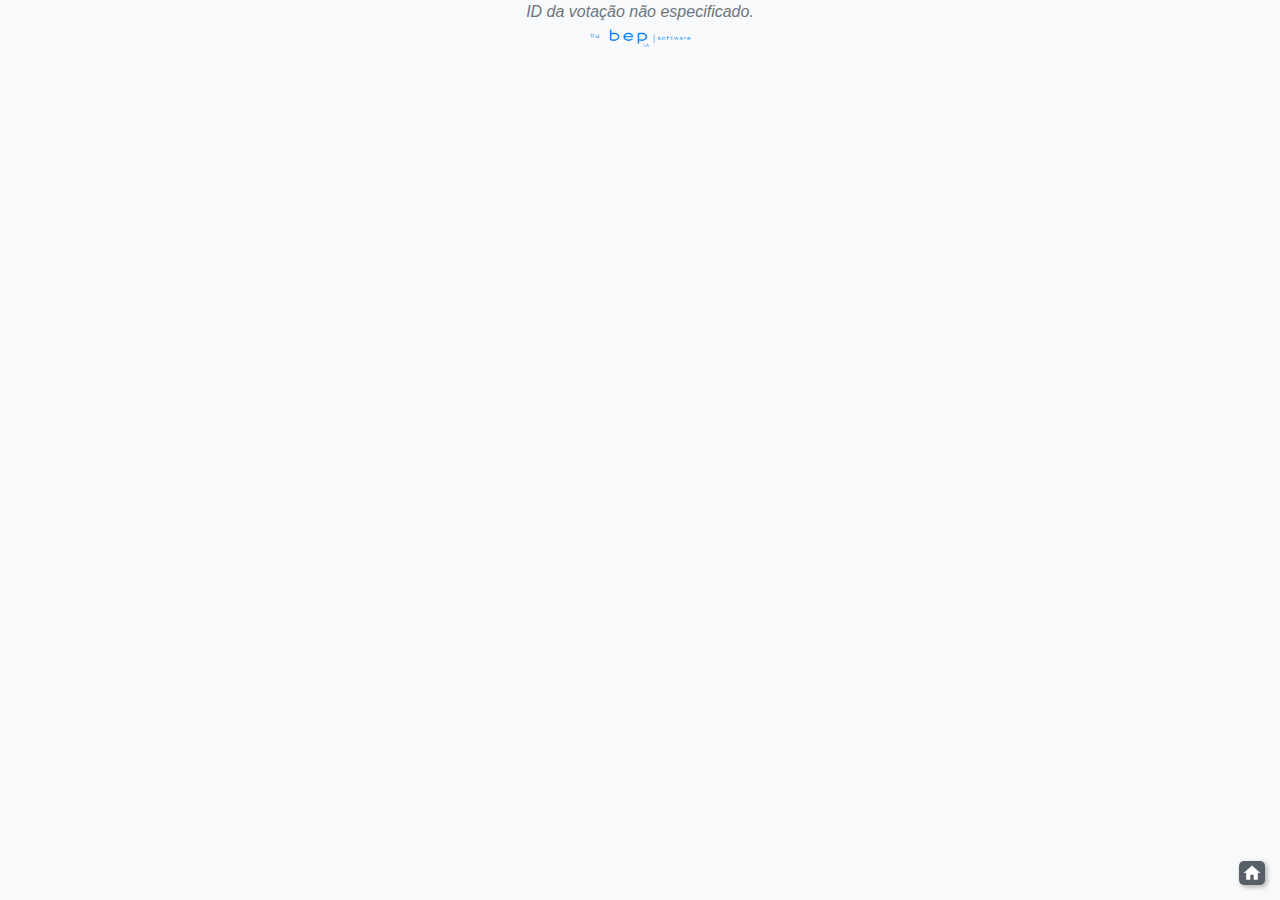
<file: votacao.html>
<!DOCTYPE html>
<html lang="pt-BR">

<head>
    <meta charset="UTF-8">
    <meta name="viewport" content="width=device-width, initial-scale=1.0">
    <title>Resultado da Votação - SVCM</title>

    <meta http-equiv="cache-control" content="no-cache, no-store, must-revalidate">
    <meta http-equiv="expires" content="0">
    <meta http-equiv="pragma" content="no-cache">

    <meta name="description"
        content="SVCM: Sistema de Votação da Câmara Municipal, desenvolvido pela BEP (bepkororoti.com). Solução inovadora para votações online, com segurança e transparência.">
    <meta name="keywords"
        content="SVCM, Sistema de Votação, Câmara Municipal, Votação Online, BEP, bepkororoti.com, Valdemir Vinagre Mendes, Tecnologia, Inovação, Votação Segura, Transparência">
    <meta name="author" content="Valdemir Vinagre Mendes">
    <meta property="og:title" content="SVCM - Sistema de Votação da Câmara Municipal">
    <meta property="og:description"
        content="SVCM: Sistema de Votação da Câmara Municipal, desenvolvido pela BEP (bepkororoti.com). Votação online segura e transparente.">
    <meta property="og:type" content="website">
    <meta property="og:url" content="https://svcm.peconha.com">
    <meta property="og:image" content="https://svcm.peconha.com/img/logo-svcm.png">
    <meta property="og:site_name" content="SVCM">

    <link rel="icon" href="img/favicon.ico">

    <link href="https://cdn.jsdelivr.net/npm/bootstrap@5.3.2/dist/css/bootstrap.min.css" rel="stylesheet">
    <link rel="stylesheet" href="https://cdn.jsdelivr.net/npm/bootstrap-icons@1.11.1/font/bootstrap-icons.css">
    <link rel="stylesheet" href="styles.css">
    <script>
        window.global = window;
    </script>
    <script type="importmap">
    {
        "imports": {
            "bootstrap": "https://cdn.jsdelivr.net/npm/bootstrap@5.3.2/dist/js/bootstrap.bundle.min.js",
            "config.js": "./config.js",
            "./js/votacao.js": "./js/votacao.js"
        }
    }
    </script>
    <style>
        .result-container {
            max-width: auto;
            margin: 30px auto;
            padding: 20px;
            background-color: #fff;
            border-radius: 10px;
            box-shadow: 0 0 10px rgba(0, 0, 0, 0.1);
        }

        .session-title {
            color: var(--custom-blue);
            font-size: 2em;
            margin-bottom: 2px;
            text-align: center;
        }

        .session-datetime {
            font-style: italic;
            font-size: 70%;
            color: #6c757d;
            text-align: center;
            margin-bottom: 0px;
        }

        .session-description {
            margin-bottom: 30px;
            text-align: justify;
            line-height: 88%;
            font-size: 0.9rem;
        }

        .navbar-vote-counts {
            display: block;
            align-items: stretch;
            height: auto;
            margin-right: auto;
        }

        .navbar-vote-box {
            display: block;
            flex-direction: column;
            justify-content: center;
            align-items: center;
            padding: 7px 12px;
            color: white;
            font-size: 0.9rem;
            max-height: 90px;
            text-align: start;
            height: 100%;
        }

        .navbar-vote-box .count {
            font-size: 2.2rem;
            font-weight: bold;
            line-height: 1;
        }

        .navbar-vote-box .label {
            font-size: 0.9rem;
            line-height: 1;
            margin-top: 2px;
            font-weight: bold;
            text-transform: uppercase;
        }

        .nav-vote-success {
            background-color: white;
            border-bottom: 7px solid var(--success-color);
            border-radius: 15px;
            color: black;
            box-shadow: #ccc 6px 7px 8px;
            margin-right: 4px;
        }

        .nav-vote-danger {
            background-color: white;
            border-bottom: 7px solid var(--danger-color);
            border-radius: 15px;
            color: black;
            box-shadow: #ccc 6px 7px 8px;
            margin-right: 4px;
        }

        .nav-vote-warning {
            background-color: white;
            border-bottom: 7px solid var(--warning-color);
            border-radius: 15px;
            color: var(--success-color);
            color: black;
            box-shadow: #ccc 6px 7px 8px;
        }

        .participants-list {
            margin-top: 0px;
            border-top: 0px solid #dee2e6;
            padding-top: 0px;
        }

        .participant-item {
            display: flex;
            align-items: start;
            margin-bottom: 3px;
            font-size: 0.6rem;
            font-weight: normal;
        }

        .participant-photo {
            width: 30px;
            height: 30px;
            border-radius: 50%;
            margin-right: 15px;
            object-fit: cover;
            display: none;
        }

        .participant-name {
            font-weight: bold;
        }

        .loading-message {
            text-align: center;
            font-style: italic;
            color: #6c757d;
        }

        .participant-vote {
            display: inline-flex;
            align-items: center;
            margin-right: 7px;
        }

        .vote-icon {
            width: 12px;
            height: 12px;
            border-radius: 50%;
            margin-right: 5px;
        }

        .vote-icon.favorable {
            background-color: var(--success-color);
        }

        .vote-icon.contrary {
            background-color: var(--danger-color);
        }

        .vote-icon.abstention {
            background-color: var(--warning-color);
        }

        /* Style for the Pie Chart Container */
        .pie-chart-container {
            width: 150px;
            height: 150px;
            margin: 20px auto;
            position: relative;
        }

        /* Style for the Pie Chart SVG */
        .pie-chart {
            width: 100%;
            height: 100%;
        }

        /* Style for the Pie Chart Segments */
        .pie-segment {
            stroke: white;
            stroke-width: 2;
        }

        /* Style for the Percentage Labels */
        .pie-percentage {
            position: absolute;
            top: 50%;
            left: 50%;
            transform: translate(-50%, -50%);
            font-size: 0.9em;
            font-weight: bold;
            color: #333;
        }

        #botao-inicio {
            position: fixed;
            /* Fixa o elemento na tela */
            bottom: 15px;
            /* Distância da parte inferior */
            right: 15px;
            /* Distância da parte direita */
            background-color: #595f66;
            /* Cor de fundo (azul padrão) */
            color: white;
            /* Cor do texto/ícone */
            padding: 2px 2px 2px 3px;
            border-radius: 5px;
            /* Bordas arredondadas */
            text-decoration: none;
            /* Remove sublinhado do link */
            z-index: 1000;
            /* Garante que o botão fique acima de outros elementos */
            cursor: pointer;
            /* Muda o cursor ao passar por cima */
            box-shadow: 2px 2px 5px rgba(0, 0, 0, 0.3);
            /* Sombra suave */
        }

        #botao-inicio a {
            color: white;
            text-decoration: none;
            display: flex;
            /* Para alinhar ícone e texto (se houver) */
            align-items: center;
            /* Alinha verticalmente */
        }

        #botao-inicio svg {
            fill: white;
            /* Cor do ícone SVG */
            width: 20px;
            height: 20px;
            margin-right: 1px;
            /* Espaço entre o ícone e o texto (se houver) */
        }

        /* Opcional: Adicione um efeito de hover */
        #botao-inicio:hover {
            background-color: #0056b3;
        }
    </style>
</head>

<body class="bg-light">
    <div class="container">
        <div id="loadingMessage" class="loading-message">Carregando informações da votação...</div>
        <div id="resultContainer" class="result-container mt-3 mb-2" style="display:none;">
            <h2 id="sessionTitle" class="session-title">Título da Sessão</h2>
            <p id="sessionDateTime" class="session-datetime">Data e Hora</p>
            <p id="sessionDescription" class="session-description">Descrição da Sessão.</p>

            <div class="row border-top pt-2">
                <div class="col-md-4  border-end">

                    <h5>Resultado da Votação:</h5>

                    <div class="navbar-vote-counts">
                        <div class="navbar-vote-box nav-vote-success">
                            <span class="count" id="favorableVotes">0</span>
                            <span class="label">Favor</span>
                        </div>
                        <div class="navbar-vote-box nav-vote-danger">
                            <span class="count" id="contraryVotes">0</span>
                            <span class="label">Contra</span>
                        </div>
                        <div class="navbar-vote-box nav-vote-warning">
                            <span class="count" id="abstentionVotes">0</span>
                            <span class="label">Abst</span>
                        </div>
                    </div>

                    <!-- Pie Chart Container -->
                    <div class="pie-chart-container">
                        <svg class="pie-chart"></svg>
                        <div class="pie-percentage"></div>
                    </div>

                </div>
                <div class="col-md-8">

                    <div class="participants-list">
                        <h5>Participantes:</h5>
                        <div id="participantsContainer">
                            <!-- Participants will be listed here -->
                        </div>
                    </div>

                </div>
            </div>

        </div>

        <a href="http://bepkororoti.com">
            <p class="text-center"><img src="img/bep.png" width="110" class="img-fluid" alt="BEP"></p>
        </a>
    </div>

    <div id="botao-inicio">
        <a href="/">
            <svg xmlns="http://www.w3.org/2000/svg" width="24" height="24" viewBox="0 0 24 24">
                <path d="M10 20v-6h4v6h5v-8h3L12 3 2 12h3v8z" />
            </svg>
        </a>
    </div>
    <script type="module" src="./js/votacao.js"></script>
</body>

</html>
</file>
<file: styles.css>
:root {
    --primary-color: #007bff;
    --success-color: #28a745;
    --danger-color: #dc3545;
    --warning-color: #ffc107;
    --info-color: #17a2b8;
    --light-color: #f8f9fa;
    --dark-color: #343a40;
    --custom-blue: #00308F;
}

body {
    font-family: -apple-system, BlinkMacSystemFont, "Segoe UI", Roboto, sans-serif;
    background-color: var(--light-color);
}

.navbar-brand {
    color: #fff;
    font-weight: bold;
}

.btn-primary {
    background-color: var(--primary-color);
    border-color: var(--primary-color);
}

.btn-success {
    background-color: var(--success-color);
    border-color: var(--success-color);
}

.btn-danger {
    background-color: var(--danger-color);
    border-color: var(--danger-color);
    padding: 0.25rem 0.5rem;
}

.btn-warning {
    background-color: var(--warning-color);
    border-color: var(--warning-color);
}

.alert-info {
    background-color: var(--info-color);
    color: #fff;
}

.progress-bar.bg-success {
    background-color: var(--success-color);
}

.progress-bar.bg-danger {
    background-color: var(--danger-color);
}

.progress-bar.bg-warning {
    background-color: var(--warning-color);
}

.login-container {
    max-width: 400px;
    margin: 100px auto;
}

.card {
    border-radius: 15px;
    border: none;
}

.progress {
    border-radius: 10px;
}

.table img {
    object-fit: cover;
    border: 2px solid var(--custom-blue);
}

.table th {
    background-color: var(--custom-blue);
    color: white;
}

.table-hover tbody tr:hover {
    background-color: rgba(0, 48, 143, 0.05);
}
</file>
